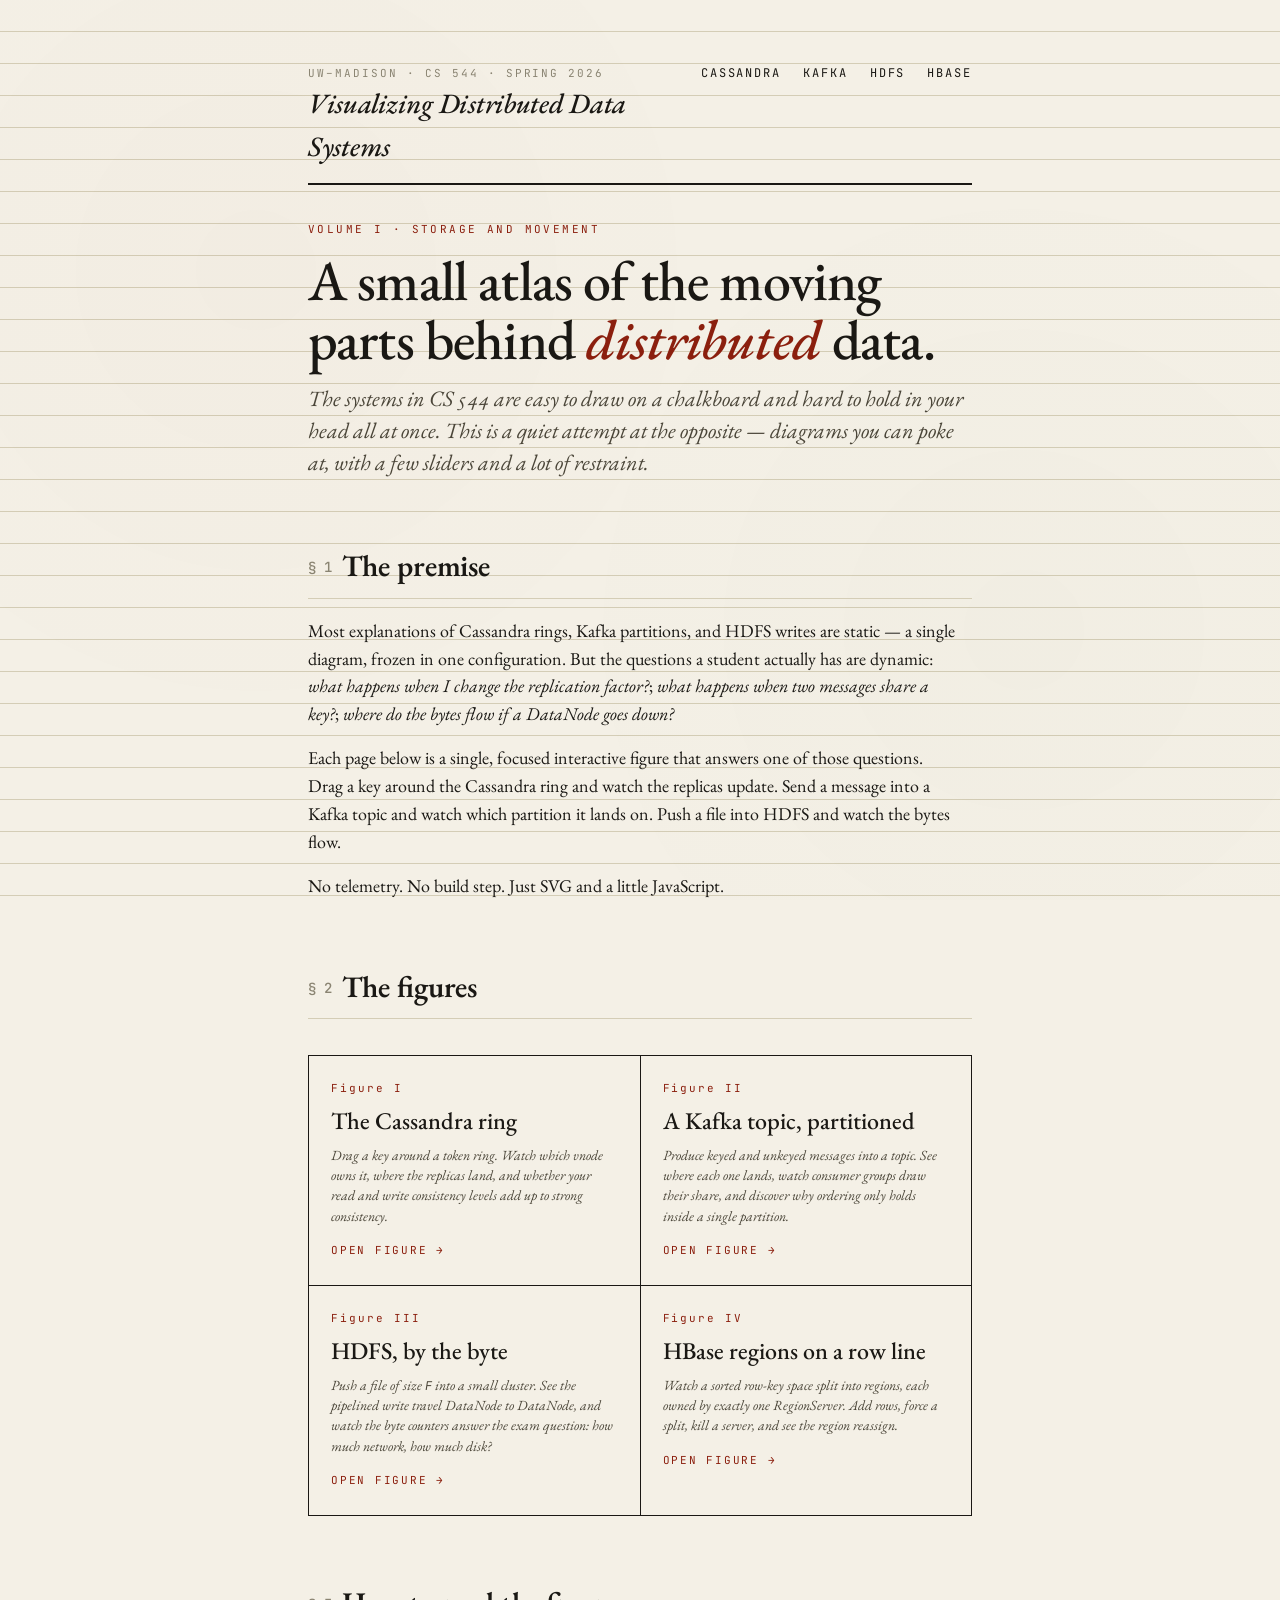
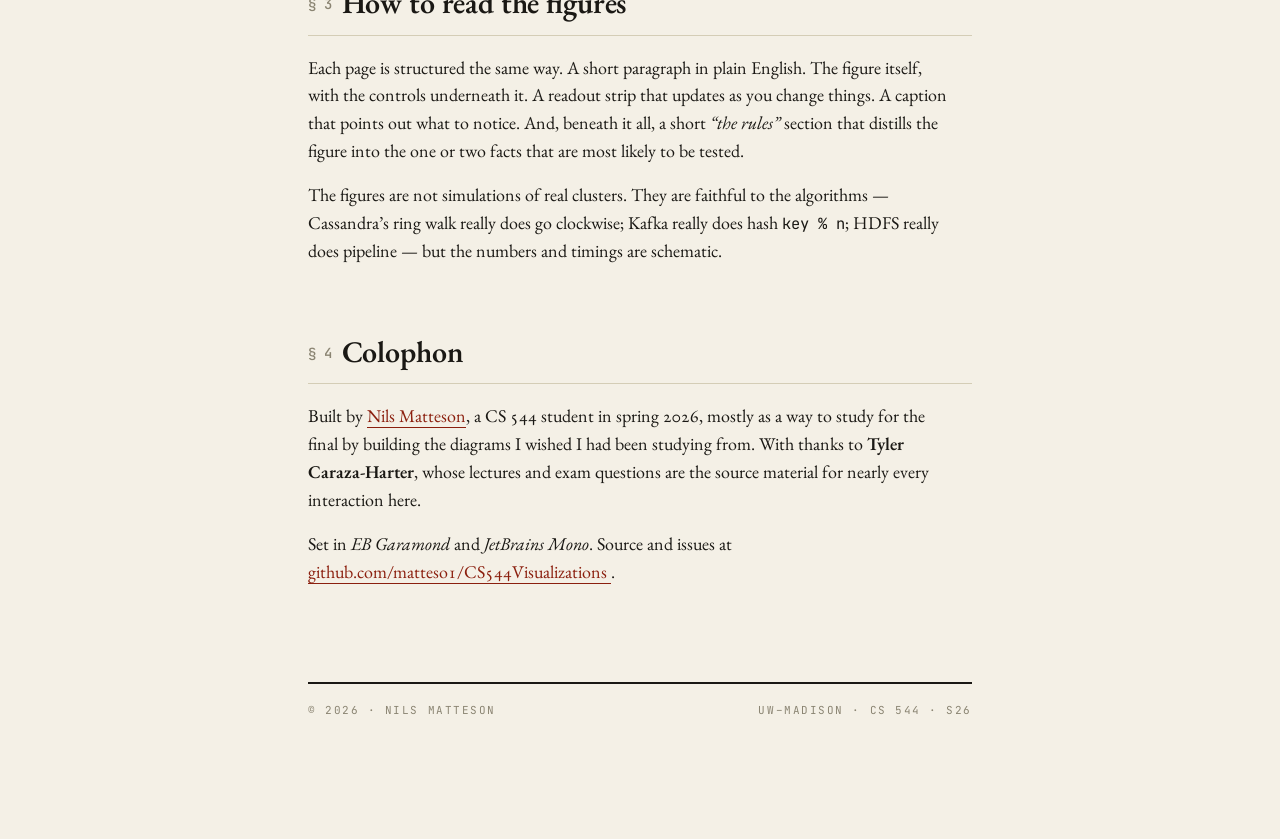
<file: index.html>
<!doctype html>
<html lang="en">
<head>
  <meta charset="utf-8" />
  <meta name="viewport" content="width=device-width, initial-scale=1" />
  <title>CS 544 — Visualizations of Distributed Data Systems</title>
  <meta name="description" content="Interactive visualizations of the distributed data systems taught in UW–Madison CS 544: Cassandra rings, Kafka partitioning, HDFS pipelined writes, and HBase regions." />
  <link rel="stylesheet" href="styles/main.css" />
</head>
<body>
  <main class="page">

    <header class="masthead">
      <div>
        <div class="masthead__meta">UW–Madison · CS 544 · spring 2026</div>
        <div class="masthead__title"><a href="./index.html">Visualizing Distributed Data Systems</a></div>
      </div>
      <nav class="masthead__nav">
        <a href="./cassandra.html">Cassandra</a>
        <a href="./kafka.html">Kafka</a>
        <a href="./hdfs.html">HDFS</a>
        <a href="./hbase.html">HBase</a>
      </nav>
    </header>

    <div class="eyebrow">Volume I · Storage and movement</div>
    <h1 class="title">A small atlas of the moving parts behind <em>distributed</em> data.</h1>
    <p class="lede">
      The systems in CS 544 are easy to draw on a chalkboard and hard to
      hold in your head all at once. This is a quiet attempt at the
      opposite — diagrams you can poke at, with a few sliders and a lot
      of restraint.
    </p>

    <h2><span class="num">§ 1</span>The premise</h2>
    <p>
      Most explanations of Cassandra rings, Kafka partitions, and HDFS
      writes are static — a single diagram, frozen in one configuration.
      But the questions a student actually has are dynamic: <em>what
      happens when I change the replication factor?</em>; <em>what
      happens when two messages share a key?</em>; <em>where do the
      bytes flow if a DataNode goes down?</em>
    </p>
    <p>
      Each page below is a single, focused interactive figure that
      answers one of those questions. Drag a key around the Cassandra
      ring and watch the replicas update. Send a message into a Kafka
      topic and watch which partition it lands on. Push a file into
      HDFS and watch the bytes flow.
    </p>
    <p>
      No telemetry. No build step. Just SVG and a little JavaScript.
    </p>

    <h2><span class="num">§ 2</span>The figures</h2>

    <div class="cards">

      <a class="card" href="./cassandra.html">
        <span class="card__num">Figure I</span>
        <span class="card__title">The Cassandra ring</span>
        <span class="card__desc">
          Drag a key around a token ring. Watch which vnode owns it,
          where the replicas land, and whether your read and write
          consistency levels add up to strong consistency.
        </span>
        <span class="card__cta">Open figure →</span>
      </a>

      <a class="card" href="./kafka.html">
        <span class="card__num">Figure II</span>
        <span class="card__title">A Kafka topic, partitioned</span>
        <span class="card__desc">
          Produce keyed and unkeyed messages into a topic. See where
          each one lands, watch consumer groups draw their share, and
          discover why ordering only holds inside a single partition.
        </span>
        <span class="card__cta">Open figure →</span>
      </a>

      <a class="card" href="./hdfs.html">
        <span class="card__num">Figure III</span>
        <span class="card__title">HDFS, by the byte</span>
        <span class="card__desc">
          Push a file of size <span class="mono">F</span> into a small
          cluster. See the pipelined write travel DataNode to
          DataNode, and watch the byte counters answer the exam
          question: how much network, how much disk?
        </span>
        <span class="card__cta">Open figure →</span>
      </a>

      <a class="card" href="./hbase.html">
        <span class="card__num">Figure IV</span>
        <span class="card__title">HBase regions on a row line</span>
        <span class="card__desc">
          Watch a sorted row-key space split into regions, each owned
          by exactly one RegionServer. Add rows, force a split, kill a
          server, and see the region reassign.
        </span>
        <span class="card__cta">Open figure →</span>
      </a>

    </div>

    <h2><span class="num">§ 3</span>How to read the figures</h2>
    <p>
      Each page is structured the same way. A short paragraph in
      plain English. The figure itself, with the controls underneath
      it. A readout strip that updates as you change things. A caption
      that points out what to notice. And, beneath it all, a short
      <em>“the rules”</em> section that distills the figure into the
      one or two facts that are most likely to be tested.
    </p>
    <p>
      The figures are not simulations of real clusters. They are
      faithful to the algorithms — Cassandra’s ring walk really does
      go clockwise; Kafka really does hash <span class="mono">key % n</span>;
      HDFS really does pipeline — but the numbers and timings are
      schematic.
    </p>

    <h2><span class="num">§ 4</span>Colophon</h2>
    <p>
      Built by <a class="intext" href="https://github.com/matteso1">Nils Matteson</a>,
      a CS 544 student in spring 2026, mostly as a way to study for the
      final by building the diagrams I wished I had been studying from.
      With thanks to <strong>Tyler Caraza-Harter</strong>, whose
      lectures and exam questions are the source material for nearly
      every interaction here.
    </p>
    <p>
      Set in <em>EB Garamond</em> and <em>JetBrains Mono</em>. Source
      and issues at
      <a class="intext" href="https://github.com/matteso1/CS544Visualizations">
        github.com/matteso1/CS544Visualizations
      </a>.
    </p>

    <footer class="colophon">
      <span>© 2026 · Nils Matteson</span>
      <span>UW–Madison · CS 544 · s26</span>
    </footer>

  </main>
</body>
</html>
</file>
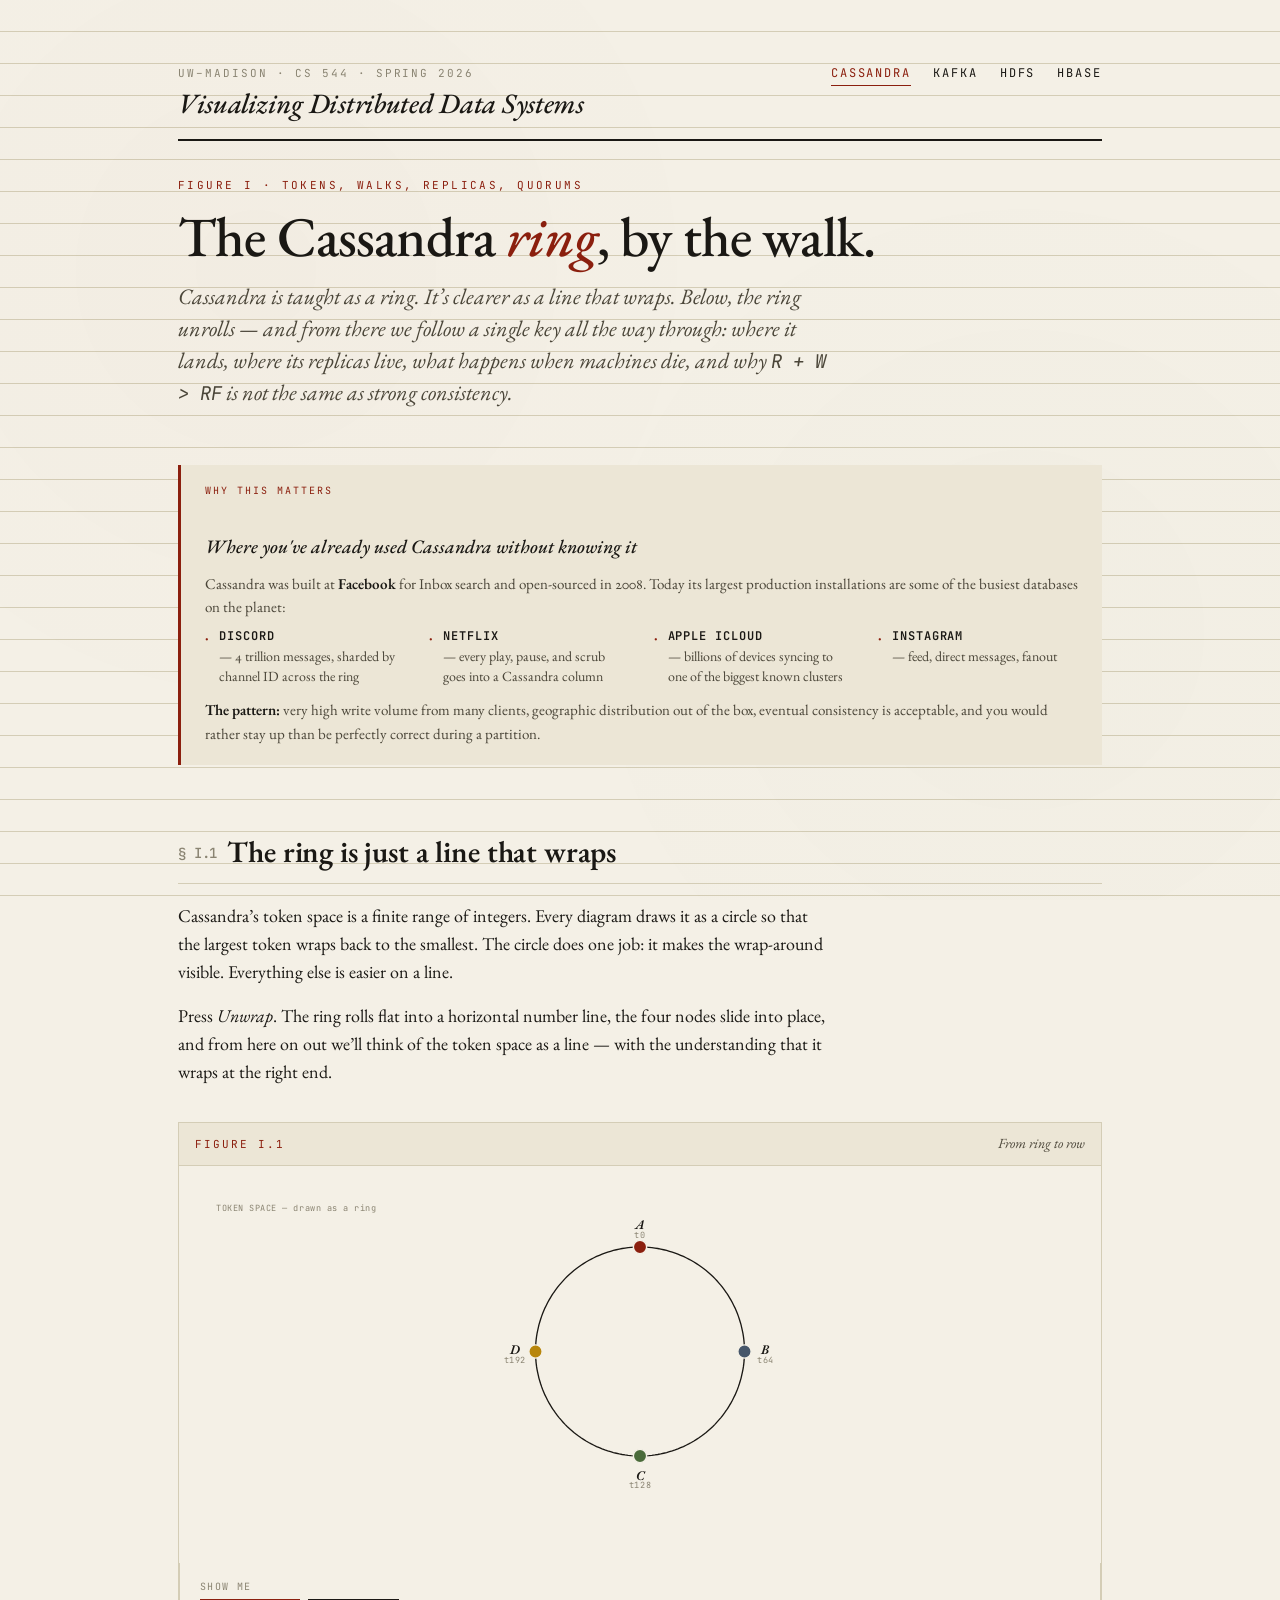
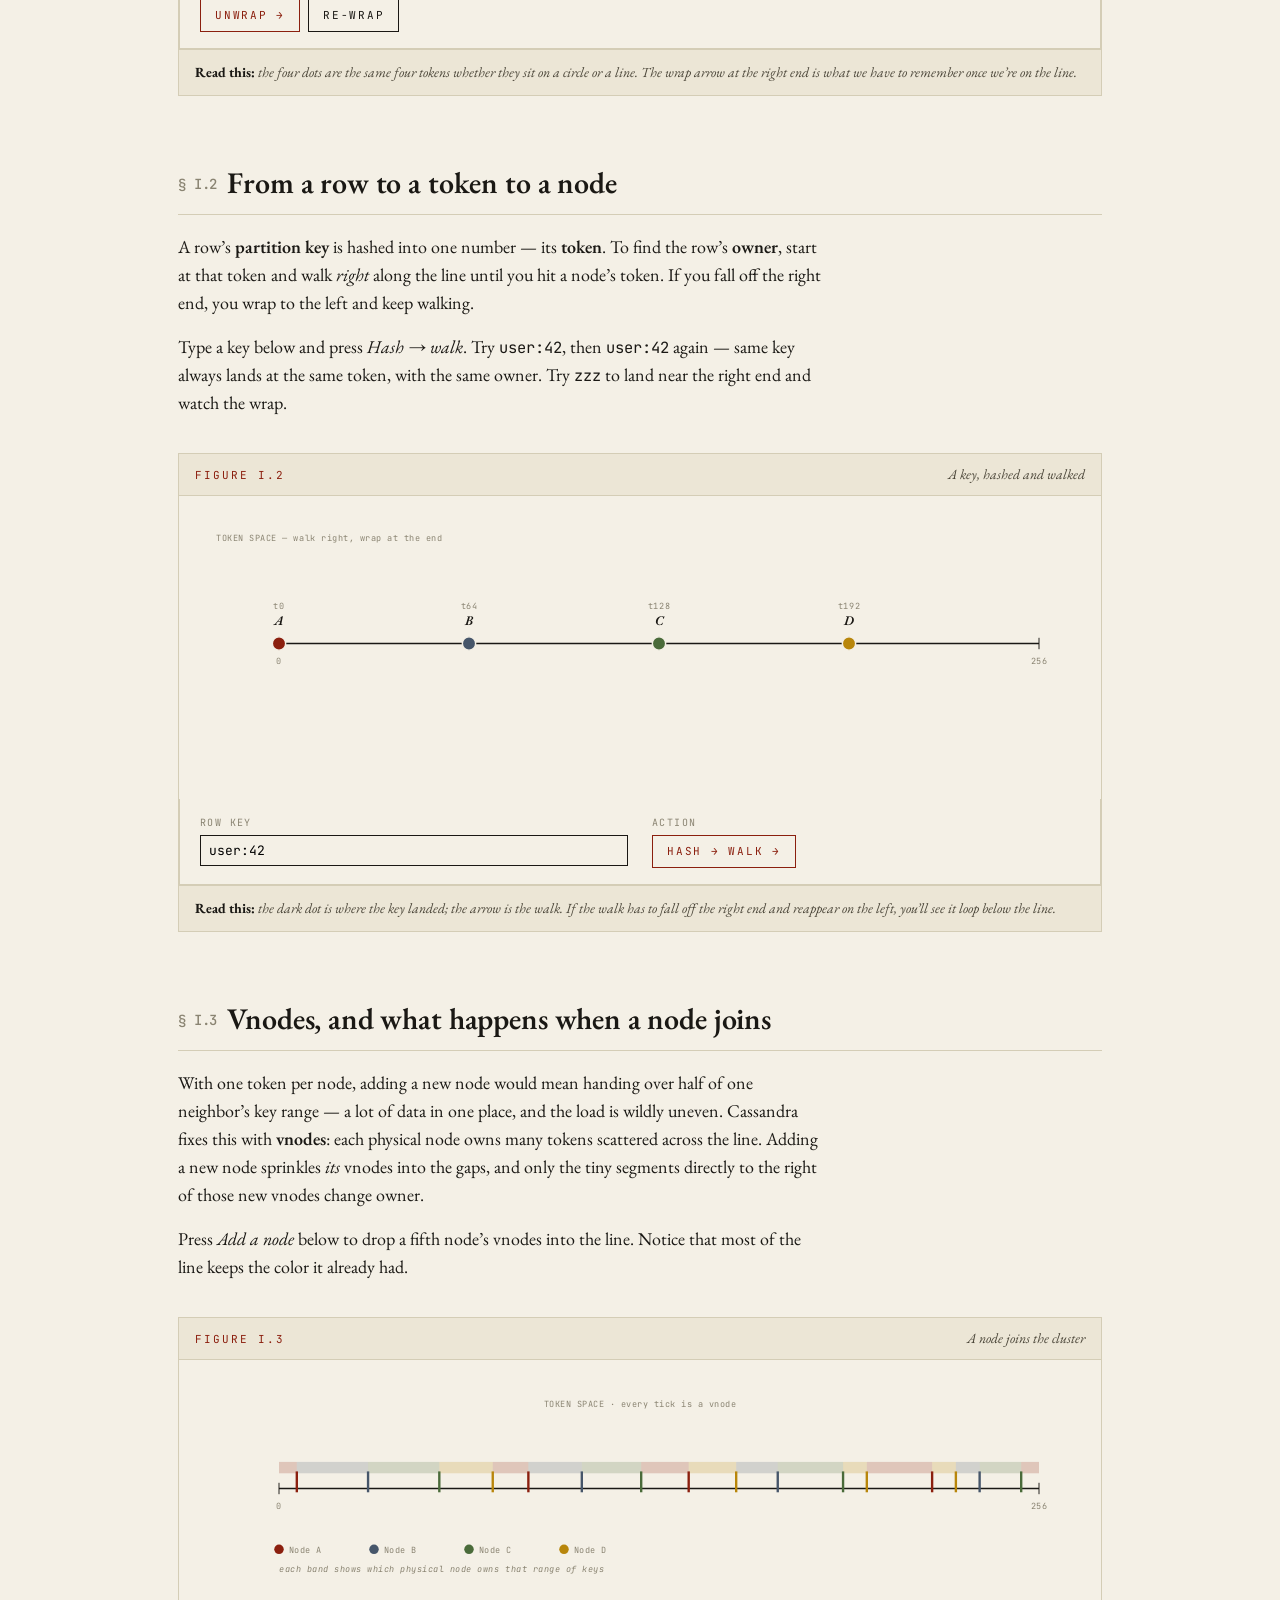
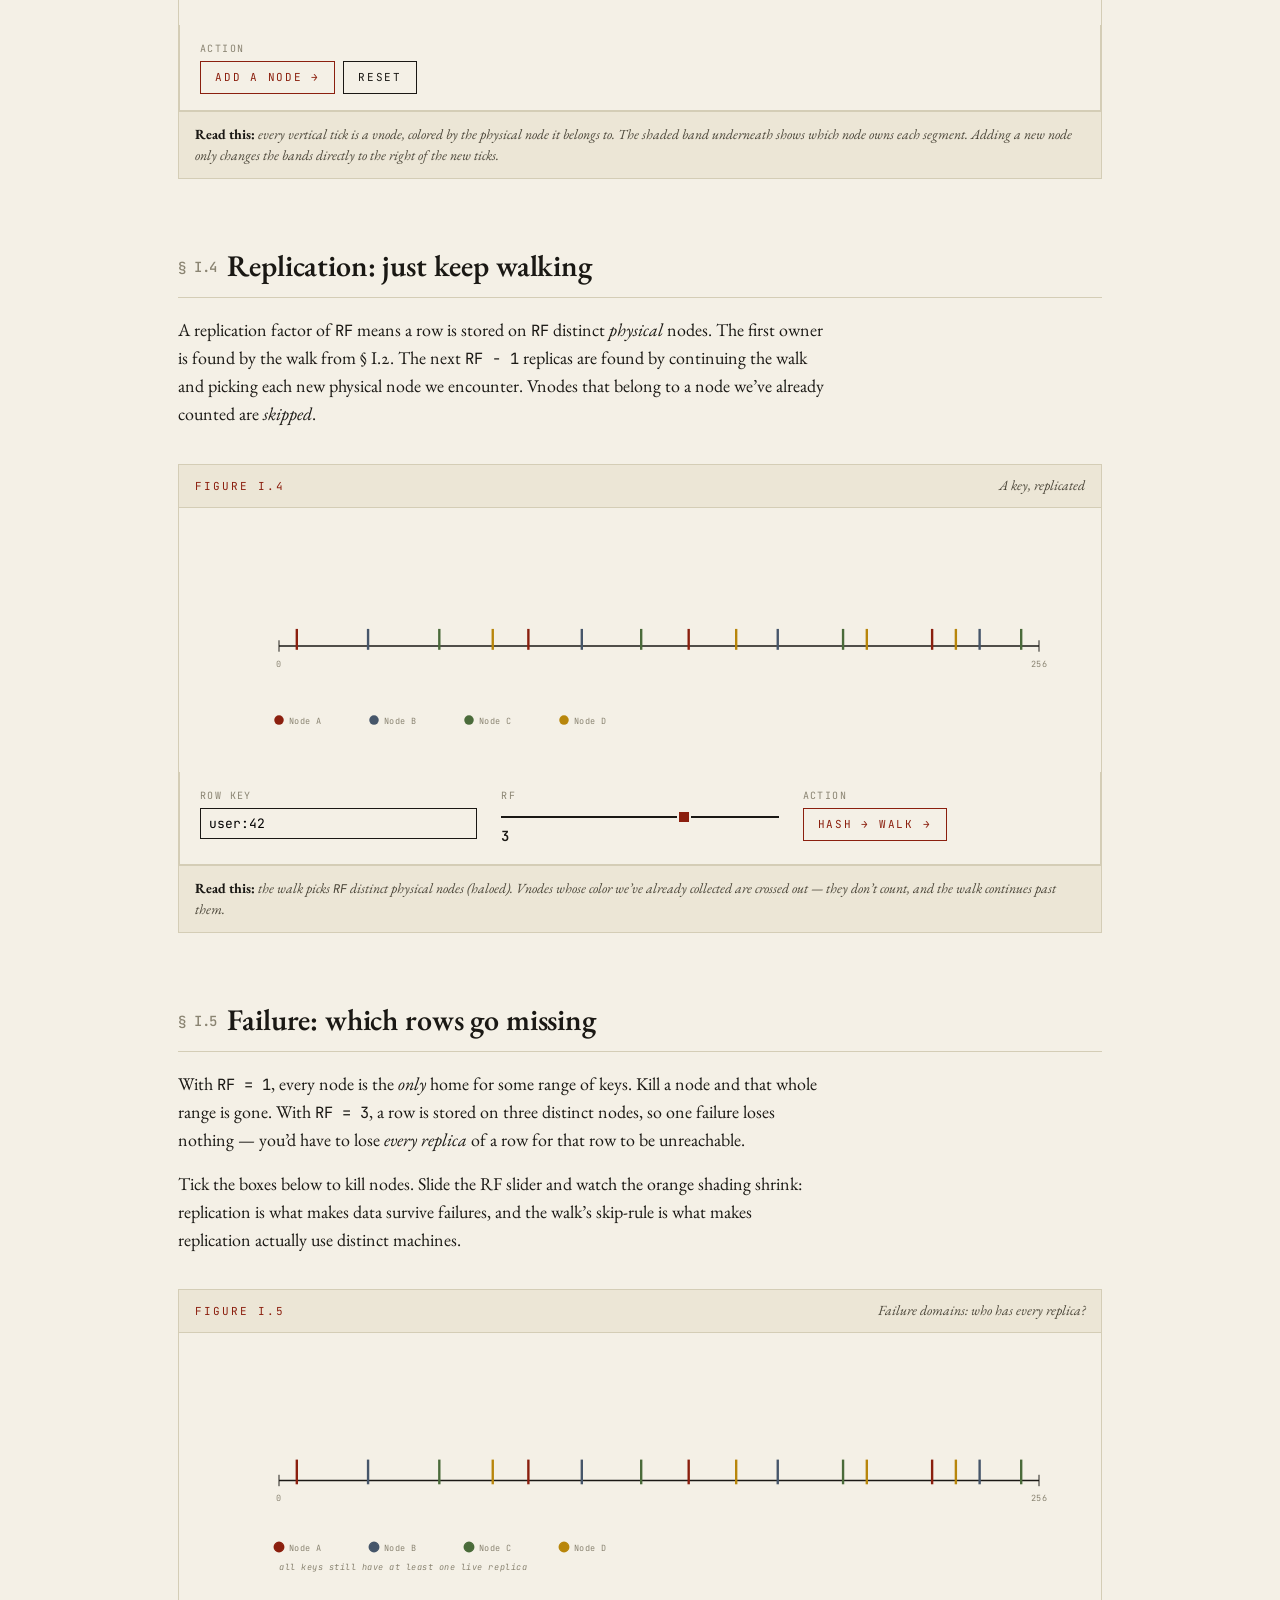
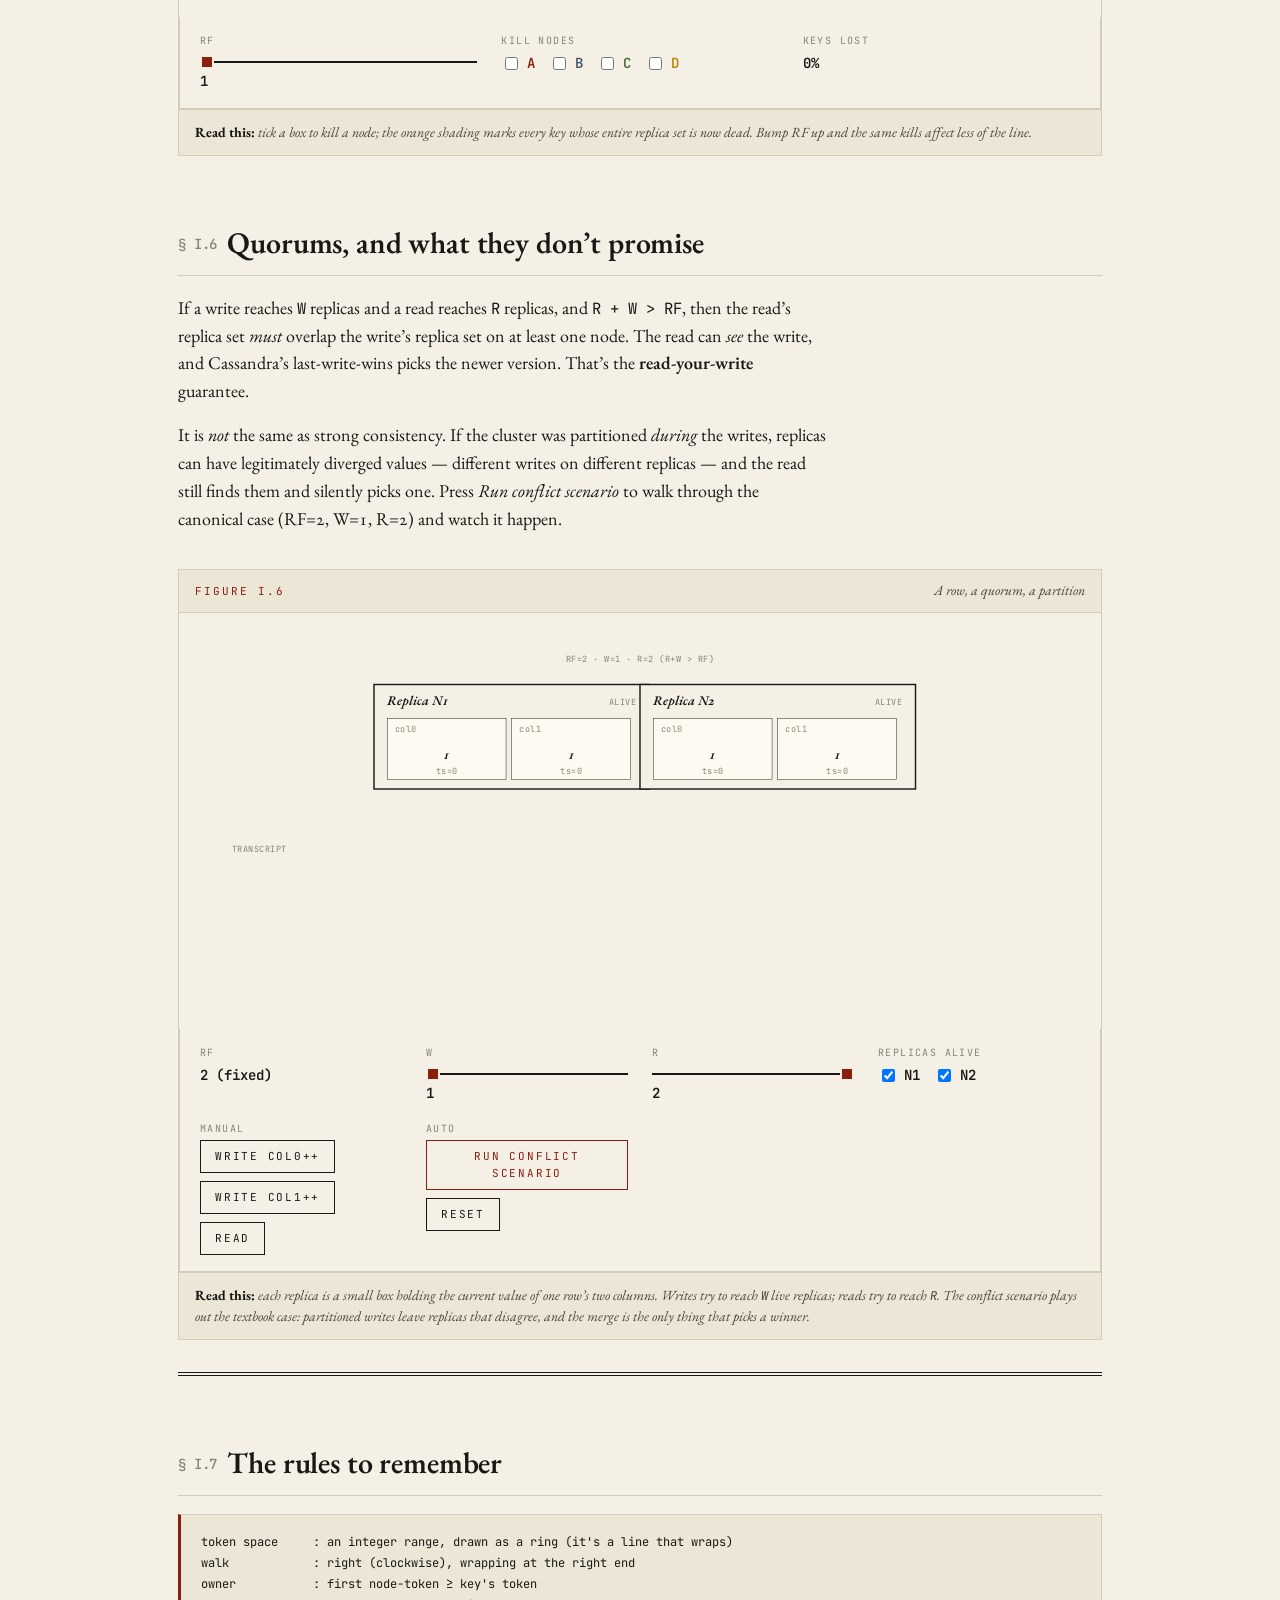
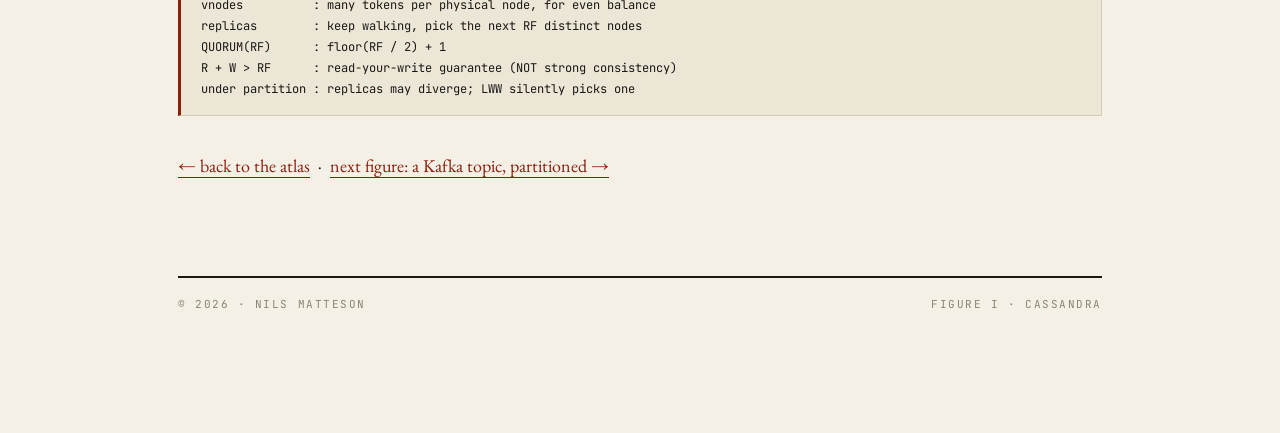
<file: cassandra.html>
<!doctype html>
<html lang="en">
<head>
  <meta charset="utf-8" />
  <meta name="viewport" content="width=device-width, initial-scale=1" />
  <title>The Cassandra ring, by the walk — CS 544 Visualizations</title>
  <link rel="stylesheet" href="styles/main.css" />
</head>
<body>
  <main class="page page--wide">

    <header class="masthead">
      <div>
        <div class="masthead__meta">UW–Madison · CS 544 · spring 2026</div>
        <div class="masthead__title"><a href="./index.html">Visualizing Distributed Data Systems</a></div>
      </div>
      <nav class="masthead__nav">
        <a href="./cassandra.html" class="is-current">Cassandra</a>
        <a href="./kafka.html">Kafka</a>
        <a href="./hdfs.html">HDFS</a>
        <a href="./hbase.html">HBase</a>
      </nav>
    </header>

    <div class="eyebrow">Figure I · Tokens, walks, replicas, quorums</div>
    <h1 class="title">The Cassandra <em>ring</em>, by the walk.</h1>
    <p class="lede">
      Cassandra is taught as a ring. It’s clearer as a line that
      wraps. Below, the ring unrolls — and from there we follow a
      single key all the way through: where it lands, where its
      replicas live, what happens when machines die, and why
      <span class="mono">R + W &gt; RF</span> is not the same as
      strong consistency.
    </p>

    <aside class="callout">
      <span class="callout__label">Why this matters</span>
      <h3 class="callout__title">Where you've already used Cassandra without knowing it</h3>
      <div class="callout__body">
        <p>
          Cassandra was built at <strong>Facebook</strong> for Inbox
          search and open-sourced in 2008. Today its largest production
          installations are some of the busiest databases on the planet:
        </p>
        <ul class="callout__list">
          <li><strong>Discord</strong> — 4 trillion messages, sharded by channel ID across the ring</li>
          <li><strong>Netflix</strong> — every play, pause, and scrub goes into a Cassandra column</li>
          <li><strong>Apple iCloud</strong> — billions of devices syncing to one of the biggest known clusters</li>
          <li><strong>Instagram</strong> — feed, direct messages, fanout</li>
        </ul>
        <p style="margin-top:12px;">
          <strong>The pattern:</strong> very high write volume from
          many clients, geographic distribution out of the box,
          eventual consistency is acceptable, and you would rather
          stay up than be perfectly correct during a partition.
        </p>
      </div>
    </aside>

    <!-- ====================================================== -->
    <!-- § I.1   Ring → line                                     -->
    <!-- ====================================================== -->
    <h2><span class="num">§ I.1</span>The ring is just a line that wraps</h2>
    <p>
      Cassandra’s token space is a finite range of integers. Every
      diagram draws it as a circle so that the largest token wraps
      back to the smallest. The circle does one job: it makes the
      wrap-around visible. Everything else is easier on a line.
    </p>
    <p>
      Press <em>Unwrap</em>. The ring rolls flat into a horizontal
      number line, the four nodes slide into place, and from here
      on out we’ll think of the token space as a line — with the
      understanding that it wraps at the right end.
    </p>

    <figure class="figure">
      <div class="figure__head">
        <span class="figure__label">Figure I.1</span>
        <span class="figure__title">From ring to row</span>
      </div>
      <div class="figure__body">
        <svg id="svg-unwrap" viewBox="0 0 920 360" role="img" aria-label="Cassandra ring unwrapping into a number line"></svg>
      </div>
      <div class="controls">
        <div class="control">
          <span class="control__label">Show me</span>
          <div style="display:flex; gap:8px; flex-wrap:wrap;">
            <button class="btn btn--accent" id="btn-unwrap">Unwrap →</button>
            <button class="btn" id="btn-rewrap">Re-wrap</button>
          </div>
        </div>
      </div>
      <figcaption class="figure__caption">
        <b>Read this:</b> the four dots are the same four tokens
        whether they sit on a circle or a line. The wrap arrow at
        the right end is what we have to remember once we’re on
        the line.
      </figcaption>
    </figure>

    <!-- ====================================================== -->
    <!-- § I.2   Hash + walk                                     -->
    <!-- ====================================================== -->
    <h2><span class="num">§ I.2</span>From a row to a token to a node</h2>
    <p>
      A row’s <strong>partition key</strong> is hashed into one
      number — its <strong>token</strong>. To find the row’s
      <strong>owner</strong>, start at that token and walk
      <em>right</em> along the line until you hit a node’s token.
      If you fall off the right end, you wrap to the left and keep
      walking.
    </p>
    <p>
      Type a key below and press <em>Hash → walk</em>. Try
      <span class="mono">user:42</span>, then <span class="mono">user:42</span>
      again — same key always lands at the same token, with the
      same owner. Try <span class="mono">zzz</span> to land near
      the right end and watch the wrap.
    </p>

    <figure class="figure">
      <div class="figure__head">
        <span class="figure__label">Figure I.2</span>
        <span class="figure__title">A key, hashed and walked</span>
      </div>
      <div class="figure__body">
        <svg id="svg-walk" viewBox="0 0 920 260" role="img" aria-label="Hash a row key and walk to its owning node"></svg>
      </div>
      <div class="controls">
        <div class="control">
          <span class="control__label">Row key</span>
          <input type="text" id="walk-key" value="user:42" maxlength="20"
                 style="font-family: var(--mono); font-size: 13px; border: 1px solid var(--ink); background: var(--paper); padding: 6px 8px; border-radius: 0;" />
        </div>
        <div class="control">
          <span class="control__label">Action</span>
          <div style="display:flex; gap:8px; flex-wrap:wrap;">
            <button class="btn btn--accent" id="btn-walk-go">Hash → walk →</button>
          </div>
        </div>
      </div>
      <figcaption class="figure__caption">
        <b>Read this:</b> the dark dot is where the key landed; the
        arrow is the walk. If the walk has to fall off the right
        end and reappear on the left, you’ll see it loop below the
        line.
      </figcaption>
    </figure>

    <!-- ====================================================== -->
    <!-- § I.3   Vnodes + node join                              -->
    <!-- ====================================================== -->
    <h2><span class="num">§ I.3</span>Vnodes, and what happens when a node joins</h2>
    <p>
      With one token per node, adding a new node would mean handing
      over half of one neighbor’s key range — a lot of data in one
      place, and the load is wildly uneven. Cassandra fixes this
      with <strong>vnodes</strong>: each physical node owns many
      tokens scattered across the line. Adding a new node sprinkles
      <em>its</em> vnodes into the gaps, and only the tiny segments
      directly to the right of those new vnodes change owner.
    </p>
    <p>
      Press <em>Add a node</em> below to drop a fifth node’s
      vnodes into the line. Notice that most of the line keeps the
      color it already had.
    </p>

    <figure class="figure">
      <div class="figure__head">
        <span class="figure__label">Figure I.3</span>
        <span class="figure__title">A node joins the cluster</span>
      </div>
      <div class="figure__body">
        <svg id="svg-vnode" viewBox="0 0 920 220" role="img" aria-label="Vnodes scattered along the line; adding a new node"></svg>
      </div>
      <div class="controls">
        <div class="control">
          <span class="control__label">Action</span>
          <div style="display:flex; gap:8px; flex-wrap:wrap;">
            <button class="btn btn--accent" id="btn-add-node">Add a node →</button>
            <button class="btn" id="btn-vnode-reset">Reset</button>
          </div>
        </div>
      </div>
      <figcaption class="figure__caption">
        <b>Read this:</b> every vertical tick is a vnode, colored by
        the physical node it belongs to. The shaded band underneath
        shows which node owns each segment. Adding a new node only
        changes the bands directly to the right of the new ticks.
      </figcaption>
    </figure>

    <!-- ====================================================== -->
    <!-- § I.4   Replication                                     -->
    <!-- ====================================================== -->
    <h2><span class="num">§ I.4</span>Replication: just keep walking</h2>
    <p>
      A replication factor of <span class="mono">RF</span> means a
      row is stored on <span class="mono">RF</span> distinct
      <em>physical</em> nodes. The first owner is found by the walk
      from § I.2. The next <span class="mono">RF − 1</span>
      replicas are found by continuing the walk and picking each
      new physical node we encounter. Vnodes that belong to a node
      we’ve already counted are <em>skipped</em>.
    </p>

    <figure class="figure">
      <div class="figure__head">
        <span class="figure__label">Figure I.4</span>
        <span class="figure__title">A key, replicated</span>
      </div>
      <div class="figure__body">
        <svg id="svg-rep" viewBox="0 0 920 220" role="img" aria-label="Replication walk: pick the next RF distinct nodes"></svg>
      </div>
      <div class="controls">
        <div class="control">
          <span class="control__label">Row key</span>
          <input type="text" id="rep-key" value="user:42" maxlength="20"
                 style="font-family: var(--mono); font-size: 13px; border: 1px solid var(--ink); background: var(--paper); padding: 6px 8px; border-radius: 0;" />
        </div>
        <div class="control">
          <span class="control__label">RF</span>
          <input type="range" id="rep-rf" min="1" max="4" value="3" />
          <span class="control__value"><span id="rep-rf-val">3</span></span>
        </div>
        <div class="control">
          <span class="control__label">Action</span>
          <div style="display:flex; gap:8px; flex-wrap:wrap;">
            <button class="btn btn--accent" id="btn-rep-go">Hash → walk →</button>
          </div>
        </div>
      </div>
      <figcaption class="figure__caption">
        <b>Read this:</b> the walk picks <span class="mono">RF</span>
        <em>distinct</em> physical nodes (haloed). Vnodes whose
        color we’ve already collected are <em>crossed out</em> —
        they don’t count, and the walk continues past them.
      </figcaption>
    </figure>

    <!-- ====================================================== -->
    <!-- § I.5   Failure                                         -->
    <!-- ====================================================== -->
    <h2><span class="num">§ I.5</span>Failure: which rows go missing</h2>
    <p>
      With <span class="mono">RF = 1</span>, every node is the
      <em>only</em> home for some range of keys. Kill a node and
      that whole range is gone. With <span class="mono">RF = 3</span>,
      a row is stored on three distinct nodes, so one failure
      loses nothing — you’d have to lose <em>every replica</em>
      of a row for that row to be unreachable.
    </p>
    <p>
      Tick the boxes below to kill nodes. Slide the RF slider and
      watch the orange shading shrink: replication is what makes
      data survive failures, and the walk’s skip-rule is what
      makes replication actually use distinct machines.
    </p>

    <figure class="figure">
      <div class="figure__head">
        <span class="figure__label">Figure I.5</span>
        <span class="figure__title">Failure domains: who has every replica?</span>
      </div>
      <div class="figure__body">
        <svg id="svg-fail" viewBox="0 0 920 240" role="img" aria-label="Killing nodes; visualizing lost key ranges"></svg>
      </div>
      <div class="controls">
        <div class="control">
          <span class="control__label">RF</span>
          <input type="range" id="fail-rf" min="1" max="4" value="1" />
          <span class="control__value"><span id="fail-rf-val">1</span></span>
        </div>
        <div class="control">
          <span class="control__label">Kill nodes</span>
          <div id="fail-kills" style="display:flex; gap:14px; flex-wrap:wrap;"></div>
        </div>
        <div class="control">
          <span class="control__label">Keys lost</span>
          <span class="control__value" id="fail-lost">0%</span>
        </div>
      </div>
      <figcaption class="figure__caption">
        <b>Read this:</b> tick a box to kill a node; the orange
        shading marks every key whose <em>entire</em> replica set
        is now dead. Bump RF up and the same kills affect less of
        the line.
      </figcaption>
    </figure>

    <!-- ====================================================== -->
    <!-- § I.6   Quorums                                         -->
    <!-- ====================================================== -->
    <h2><span class="num">§ I.6</span>Quorums, and what they don’t promise</h2>
    <p>
      If a write reaches <span class="mono">W</span> replicas and a
      read reaches <span class="mono">R</span> replicas, and
      <span class="mono">R + W &gt; RF</span>, then the read’s
      replica set <em>must</em> overlap the write’s replica set on
      at least one node. The read can <em>see</em> the write, and
      Cassandra’s last-write-wins picks the newer version. That’s
      the <strong>read-your-write</strong> guarantee.
    </p>
    <p>
      It is <em>not</em> the same as strong consistency. If the
      cluster was partitioned <em>during</em> the writes, replicas
      can have legitimately diverged values — different writes on
      different replicas — and the read still finds them and
      silently picks one. Press <em>Run conflict scenario</em> to
      walk through the canonical case (RF=2, W=1, R=2) and watch
      it happen.
    </p>

    <figure class="figure">
      <div class="figure__head">
        <span class="figure__label">Figure I.6</span>
        <span class="figure__title">A row, a quorum, a partition</span>
      </div>
      <div class="figure__body">
        <svg id="svg-quorum" viewBox="0 0 920 380" role="img" aria-label="Two replicas, R/W quorums, conflict scenario"></svg>
      </div>
      <div class="controls">
        <div class="control">
          <span class="control__label">RF</span>
          <span class="control__value">2 (fixed)</span>
        </div>
        <div class="control">
          <span class="control__label">W</span>
          <input type="range" id="q-w" min="1" max="2" value="1" />
          <span class="control__value"><span id="q-w-val">1</span></span>
        </div>
        <div class="control">
          <span class="control__label">R</span>
          <input type="range" id="q-r" min="1" max="2" value="2" />
          <span class="control__value"><span id="q-r-val">2</span></span>
        </div>
        <div class="control">
          <span class="control__label">Replicas alive</span>
          <div style="display:flex; gap:14px;">
            <label style="display:flex; gap:6px; align-items:center;">
              <input type="checkbox" id="q-alive-N1" checked />
              <span class="control__value">N1</span>
            </label>
            <label style="display:flex; gap:6px; align-items:center;">
              <input type="checkbox" id="q-alive-N2" checked />
              <span class="control__value">N2</span>
            </label>
          </div>
        </div>
        <div class="control">
          <span class="control__label">Manual</span>
          <div style="display:flex; gap:8px; flex-wrap:wrap;">
            <button class="btn" id="btn-q-write-c0">Write col0++</button>
            <button class="btn" id="btn-q-write-c1">Write col1++</button>
            <button class="btn" id="btn-q-read">Read</button>
          </div>
        </div>
        <div class="control">
          <span class="control__label">Auto</span>
          <div style="display:flex; gap:8px; flex-wrap:wrap;">
            <button class="btn btn--accent" id="btn-q-scenario">Run conflict scenario</button>
            <button class="btn" id="btn-q-reset">Reset</button>
          </div>
        </div>
      </div>
      <figcaption class="figure__caption">
        <b>Read this:</b> each replica is a small box holding the
        current value of one row’s two columns. Writes try to reach
        <span class="mono">W</span> live replicas; reads try to
        reach <span class="mono">R</span>. The conflict scenario
        plays out the textbook case: partitioned writes leave
        replicas that disagree, and the merge is the only thing
        that picks a winner.
      </figcaption>
    </figure>

    <hr class="hr-double" />

    <h2><span class="num">§ I.7</span>The rules to remember</h2>
    <pre><code>token space     : an integer range, drawn as a ring (it's a line that wraps)
walk            : right (clockwise), wrapping at the right end
owner           : first node-token ≥ key's token
vnodes          : many tokens per physical node, for even balance
replicas        : keep walking, pick the next RF distinct nodes
QUORUM(RF)      : floor(RF / 2) + 1
R + W &gt; RF      : read-your-write guarantee (NOT strong consistency)
under partition : replicas may diverge; LWW silently picks one</code></pre>

    <p style="margin-top: 36px;">
      <a class="intext" href="./index.html">← back to the atlas</a>
      &nbsp;·&nbsp;
      <a class="intext" href="./kafka.html">next figure: a Kafka topic, partitioned →</a>
    </p>

    <footer class="colophon">
      <span>© 2026 · Nils Matteson</span>
      <span>Figure I · Cassandra</span>
    </footer>

  </main>

  <script src="scripts/cassandra-ring.js"></script>
</body>
</html>
</file>
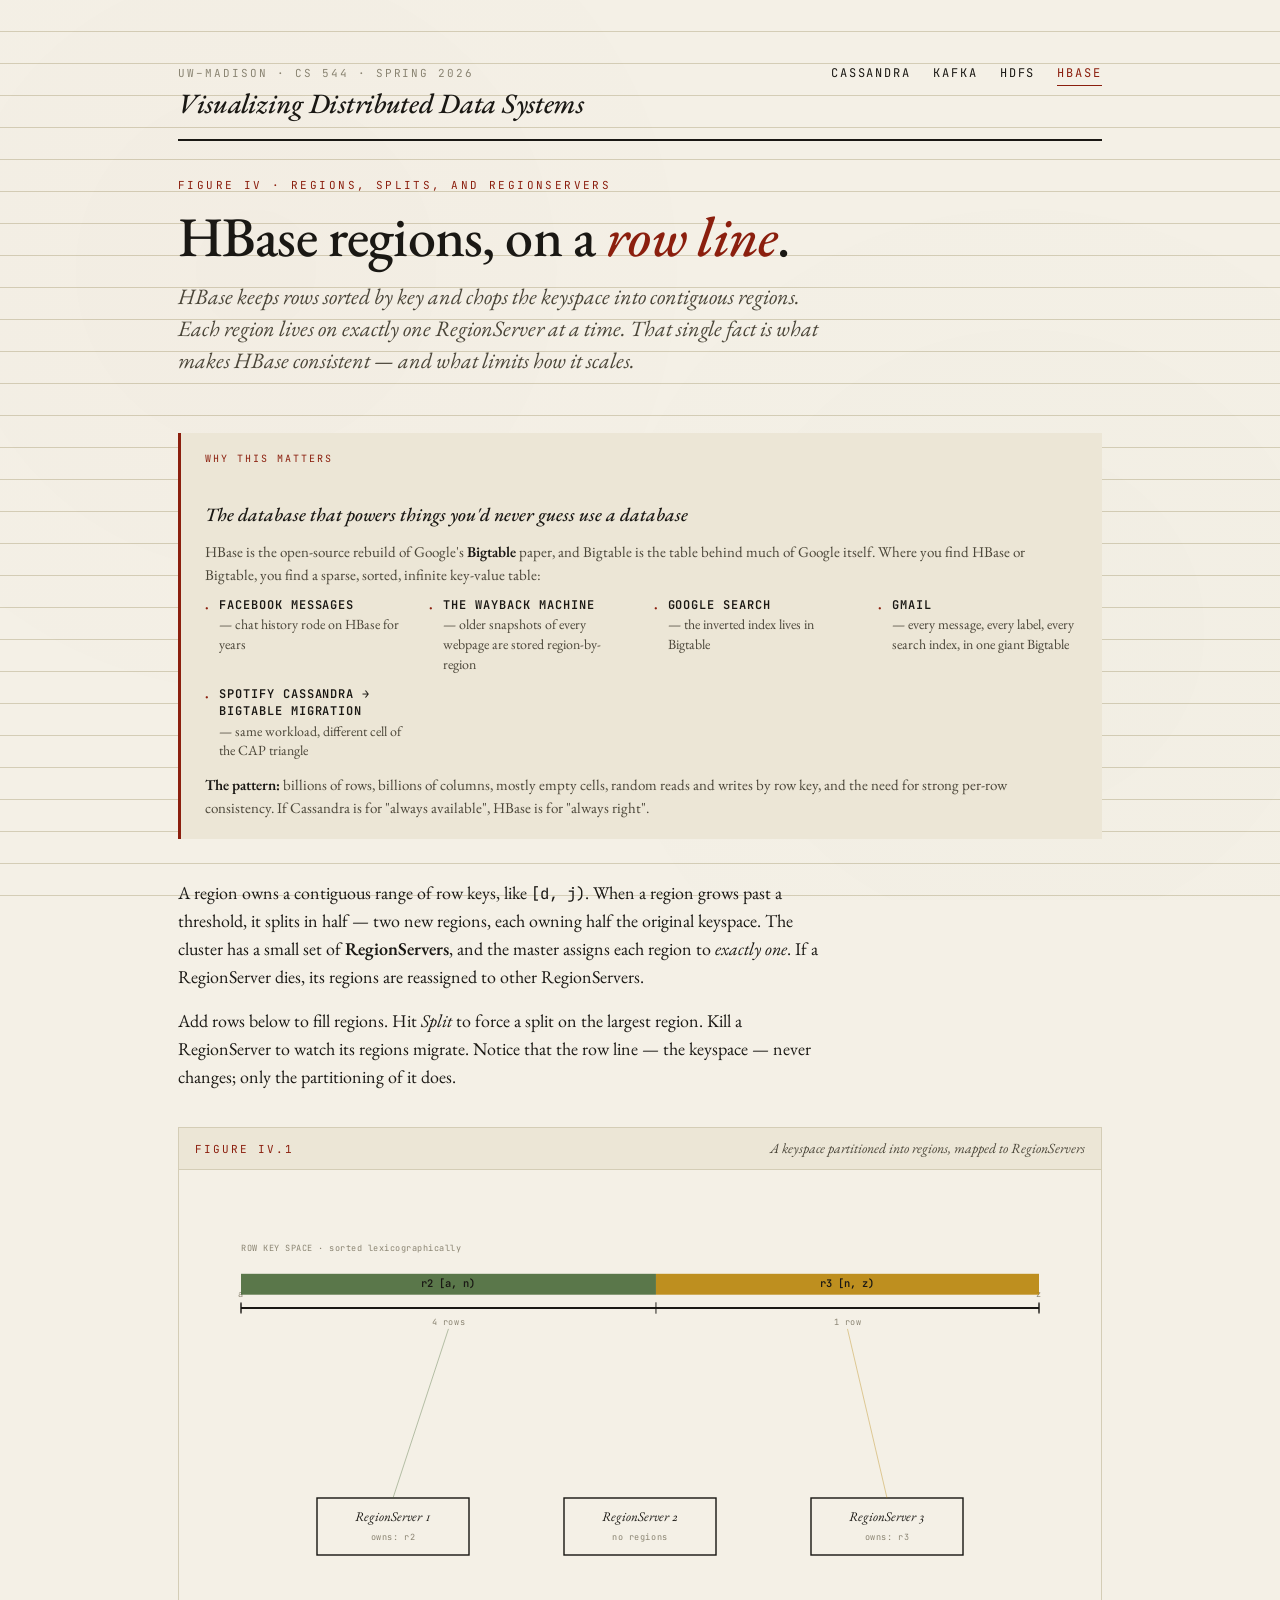
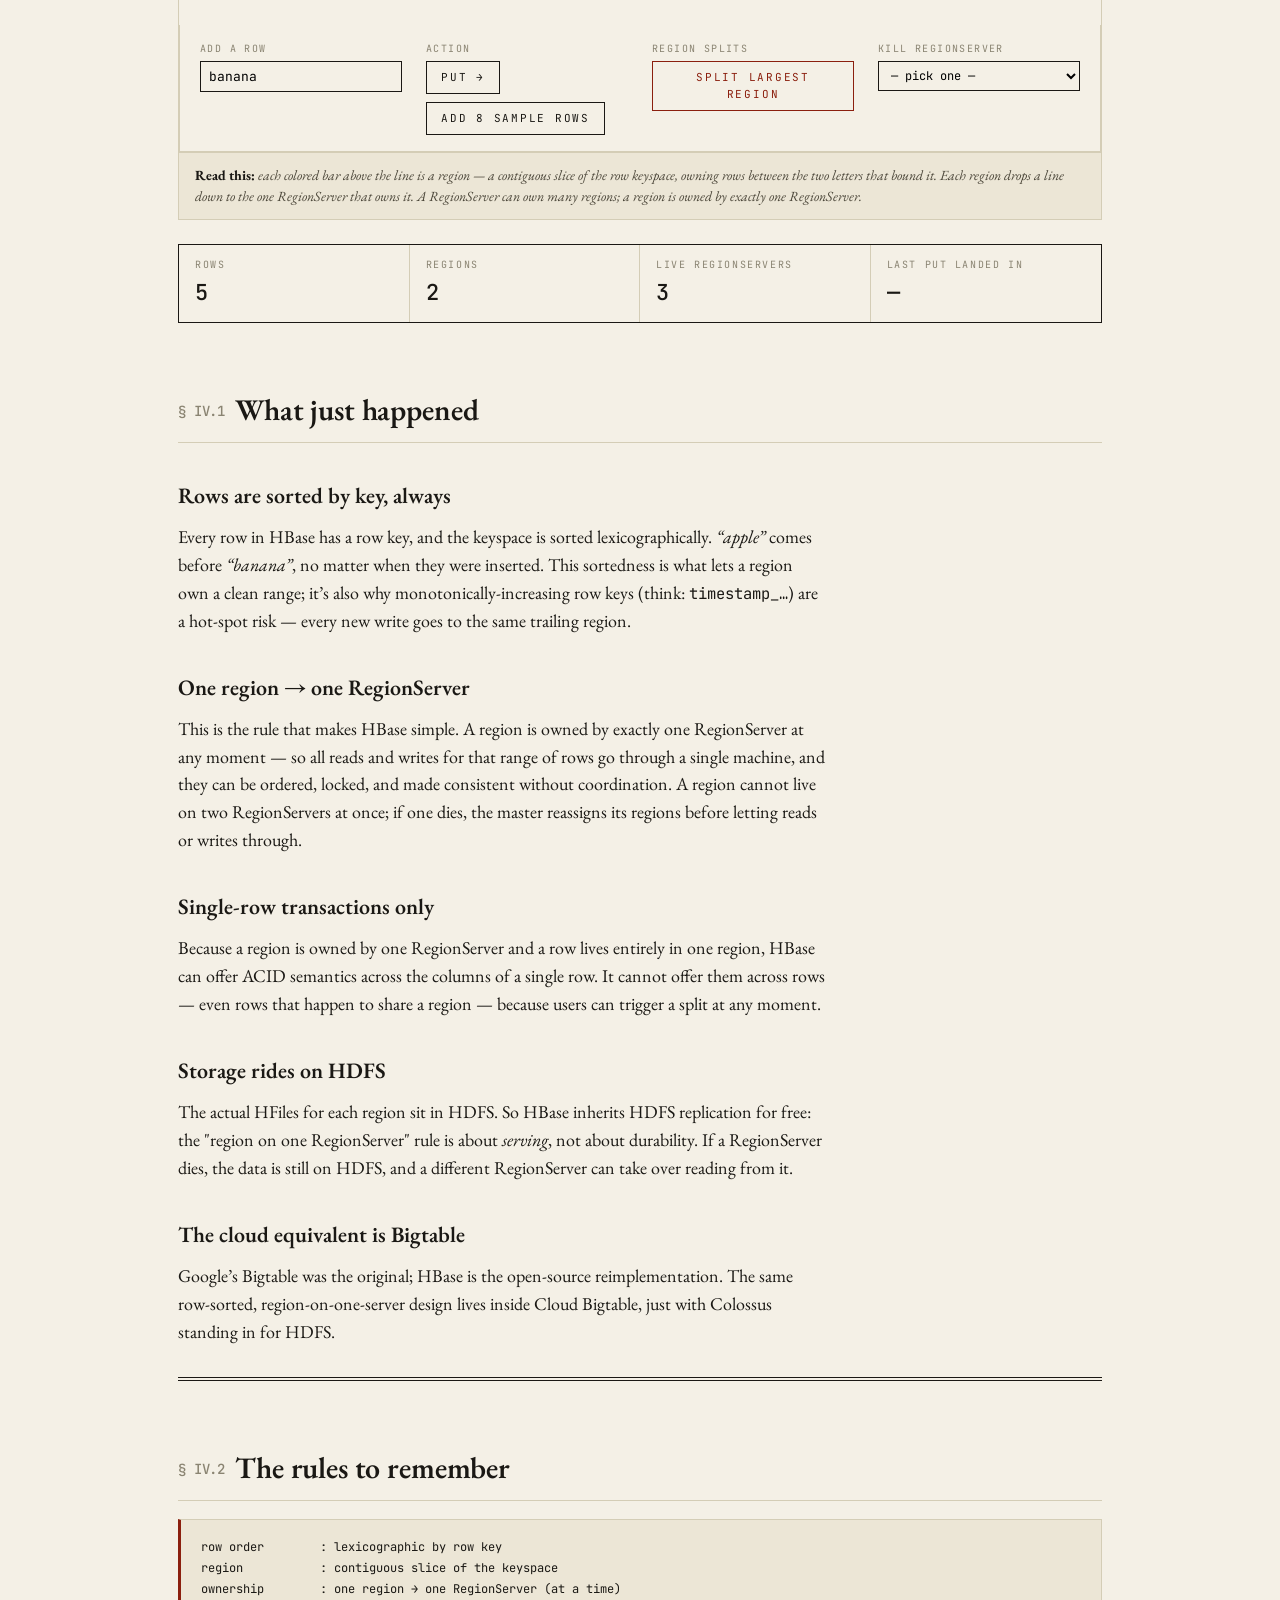
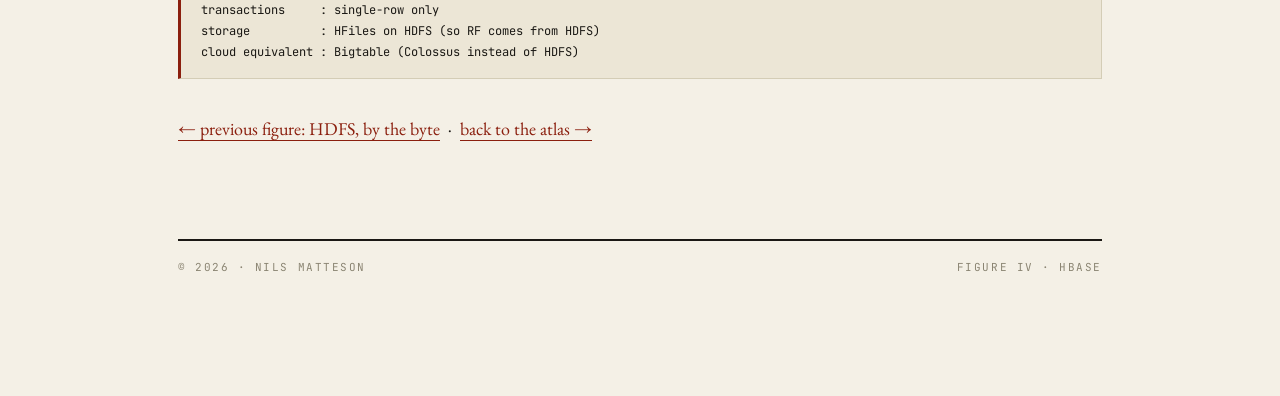
<file: hbase.html>
<!doctype html>
<html lang="en">
<head>
  <meta charset="utf-8" />
  <meta name="viewport" content="width=device-width, initial-scale=1" />
  <title>HBase regions on a row line — CS 544 Visualizations</title>
  <link rel="stylesheet" href="styles/main.css" />
</head>
<body>
  <main class="page page--wide">

    <header class="masthead">
      <div>
        <div class="masthead__meta">UW–Madison · CS 544 · spring 2026</div>
        <div class="masthead__title"><a href="./index.html">Visualizing Distributed Data Systems</a></div>
      </div>
      <nav class="masthead__nav">
        <a href="./cassandra.html">Cassandra</a>
        <a href="./kafka.html">Kafka</a>
        <a href="./hdfs.html">HDFS</a>
        <a href="./hbase.html" class="is-current">HBase</a>
      </nav>
    </header>

    <div class="eyebrow">Figure IV · Regions, splits, and RegionServers</div>
    <h1 class="title">HBase regions, on a <em>row line</em>.</h1>
    <p class="lede">
      HBase keeps rows sorted by key and chops the keyspace into
      contiguous regions. Each region lives on exactly one
      RegionServer at a time. That single fact is what makes HBase
      consistent — and what limits how it scales.
    </p>

    <aside class="callout">
      <span class="callout__label">Why this matters</span>
      <h3 class="callout__title">The database that powers things you'd never guess use a database</h3>
      <div class="callout__body">
        <p>
          HBase is the open-source rebuild of Google's <strong>Bigtable</strong>
          paper, and Bigtable is the table behind much of Google
          itself. Where you find HBase or Bigtable, you find a
          sparse, sorted, infinite key-value table:
        </p>
        <ul class="callout__list">
          <li><strong>Facebook Messages</strong> — chat history rode on HBase for years</li>
          <li><strong>The Wayback Machine</strong> — older snapshots of every webpage are stored region-by-region</li>
          <li><strong>Google Search</strong> — the inverted index lives in Bigtable</li>
          <li><strong>Gmail</strong> — every message, every label, every search index, in one giant Bigtable</li>
          <li><strong>Spotify Cassandra → Bigtable migration</strong> — same workload, different cell of the CAP triangle</li>
        </ul>
        <p style="margin-top:12px;">
          <strong>The pattern:</strong> billions of rows, billions of
          columns, mostly empty cells, random reads and writes by
          row key, and the need for strong per-row consistency. If
          Cassandra is for "always available", HBase is for "always
          right".
        </p>
      </div>
    </aside>

    <p>
      A region owns a contiguous range of row keys, like
      <span class="mono">[d, j)</span>. When a region grows past a
      threshold, it splits in half — two new regions, each owning
      half the original keyspace. The cluster has a small set of
      <strong>RegionServers</strong>, and the master assigns each
      region to <em>exactly one</em>. If a RegionServer dies, its
      regions are reassigned to other RegionServers.
    </p>

    <p>
      Add rows below to fill regions. Hit <em>Split</em> to force a
      split on the largest region. Kill a RegionServer to watch its
      regions migrate. Notice that the row line — the keyspace —
      never changes; only the partitioning of it does.
    </p>

    <figure class="figure">
      <div class="figure__head">
        <span class="figure__label">Figure IV.1</span>
        <span class="figure__title">A keyspace partitioned into regions, mapped to RegionServers</span>
      </div>
      <div class="figure__body" id="hbase-stage">
        <svg id="hbase-svg" viewBox="0 0 920 420" role="img" aria-label="HBase regions on a row line">

          <!-- row line label -->
          <text x="40" y="60" class="label-sm">ROW KEY SPACE  ·  sorted lexicographically</text>

          <!-- the row line itself -->
          <line x1="40" y1="120" x2="880" y2="120" class="stroke-ink" stroke-width="2" />
          <line x1="40" y1="115" x2="40" y2="125" class="stroke-ink" stroke-width="1" />
          <line x1="880" y1="115" x2="880" y2="125" class="stroke-ink" stroke-width="1" />
          <text x="40" y="108" text-anchor="middle" class="label-sm">a</text>
          <text x="880" y="108" text-anchor="middle" class="label-sm">z</text>

          <!-- regions (drawn by JS) -->
          <g id="regions-g"></g>

          <!-- RegionServers (drawn by JS) -->
          <g id="rs-g"></g>

          <!-- assignment lines (drawn by JS) -->
          <g id="assign-g"></g>
        </svg>
      </div>

      <div class="controls">
        <div class="control">
          <span class="control__label">Add a row</span>
          <input type="text" id="row-key" value="banana" maxlength="20"
                 style="font-family: var(--mono); font-size: 13px; border: 1px solid var(--ink); background: var(--paper); padding: 6px 8px; border-radius: 0;" />
        </div>
        <div class="control">
          <span class="control__label">Action</span>
          <div style="display:flex; gap:8px; flex-wrap:wrap;">
            <button class="btn" id="btn-add">Put →</button>
            <button class="btn" id="btn-burst">Add 8 sample rows</button>
          </div>
        </div>
        <div class="control">
          <span class="control__label">Region splits</span>
          <button class="btn btn--accent" id="btn-split">Split largest region</button>
        </div>
        <div class="control">
          <span class="control__label">Kill RegionServer</span>
          <select id="kill-rs">
            <option value="">— pick one —</option>
            <option value="0">RS-1</option>
            <option value="1">RS-2</option>
            <option value="2">RS-3</option>
          </select>
        </div>
      </div>

      <figcaption class="figure__caption">
        <b>Read this:</b> each colored bar above the line is a
        region — a contiguous slice of the row keyspace, owning rows
        between the two letters that bound it. Each region drops a
        line down to the one RegionServer that owns it. A
        RegionServer can own many regions; a region is owned by
        exactly one RegionServer.
      </figcaption>
    </figure>

    <div class="readout">
      <div class="readout__cell">
        <span class="k">Rows</span>
        <span class="v" id="r-rows">0</span>
      </div>
      <div class="readout__cell">
        <span class="k">Regions</span>
        <span class="v" id="r-regions">1</span>
      </div>
      <div class="readout__cell">
        <span class="k">Live RegionServers</span>
        <span class="v" id="r-live">3</span>
      </div>
      <div class="readout__cell">
        <span class="k">Last put landed in</span>
        <span class="v" id="r-last">—</span>
      </div>
    </div>

    <h2><span class="num">§ IV.1</span>What just happened</h2>

    <h3>Rows are sorted by key, always</h3>
    <p>
      Every row in HBase has a row key, and the keyspace is sorted
      lexicographically. <em>“apple”</em> comes before
      <em>“banana”</em>, no matter when they were inserted. This
      sortedness is what lets a region own a clean range; it’s also
      why monotonically-increasing row keys (think:
      <span class="mono">timestamp_…</span>) are a hot-spot risk —
      every new write goes to the same trailing region.
    </p>

    <h3>One region → one RegionServer</h3>
    <p>
      This is the rule that makes HBase simple. A region is owned
      by exactly one RegionServer at any moment — so all reads and
      writes for that range of rows go through a single machine, and
      they can be ordered, locked, and made consistent without
      coordination. A region cannot live on two RegionServers at
      once; if one dies, the master reassigns its regions before
      letting reads or writes through.
    </p>

    <h3>Single-row transactions only</h3>
    <p>
      Because a region is owned by one RegionServer and a row lives
      entirely in one region, HBase can offer ACID semantics across
      the columns of a single row. It cannot offer them across rows
      — even rows that happen to share a region — because users can
      trigger a split at any moment.
    </p>

    <h3>Storage rides on HDFS</h3>
    <p>
      The actual HFiles for each region sit in HDFS. So HBase
      inherits HDFS replication for free: the "region on one
      RegionServer" rule is about <em>serving</em>, not about
      durability. If a RegionServer dies, the data is still on HDFS,
      and a different RegionServer can take over reading from it.
    </p>

    <h3>The cloud equivalent is Bigtable</h3>
    <p>
      Google’s Bigtable was the original; HBase is the open-source
      reimplementation. The same row-sorted, region-on-one-server
      design lives inside Cloud Bigtable, just with Colossus standing
      in for HDFS.
    </p>

    <hr class="hr-double" />

    <h2><span class="num">§ IV.2</span>The rules to remember</h2>
    <pre><code>row order        : lexicographic by row key
region           : contiguous slice of the keyspace
ownership        : one region → one RegionServer (at a time)
transactions     : single-row only
storage          : HFiles on HDFS (so RF comes from HDFS)
cloud equivalent : Bigtable (Colossus instead of HDFS)</code></pre>

    <p style="margin-top: 36px;">
      <a class="intext" href="./hdfs.html">← previous figure: HDFS, by the byte</a>
      &nbsp;·&nbsp;
      <a class="intext" href="./index.html">back to the atlas →</a>
    </p>

    <footer class="colophon">
      <span>© 2026 · Nils Matteson</span>
      <span>Figure IV · HBase</span>
    </footer>

  </main>

  <script src="scripts/hbase-regions.js"></script>
</body>
</html>
</file>
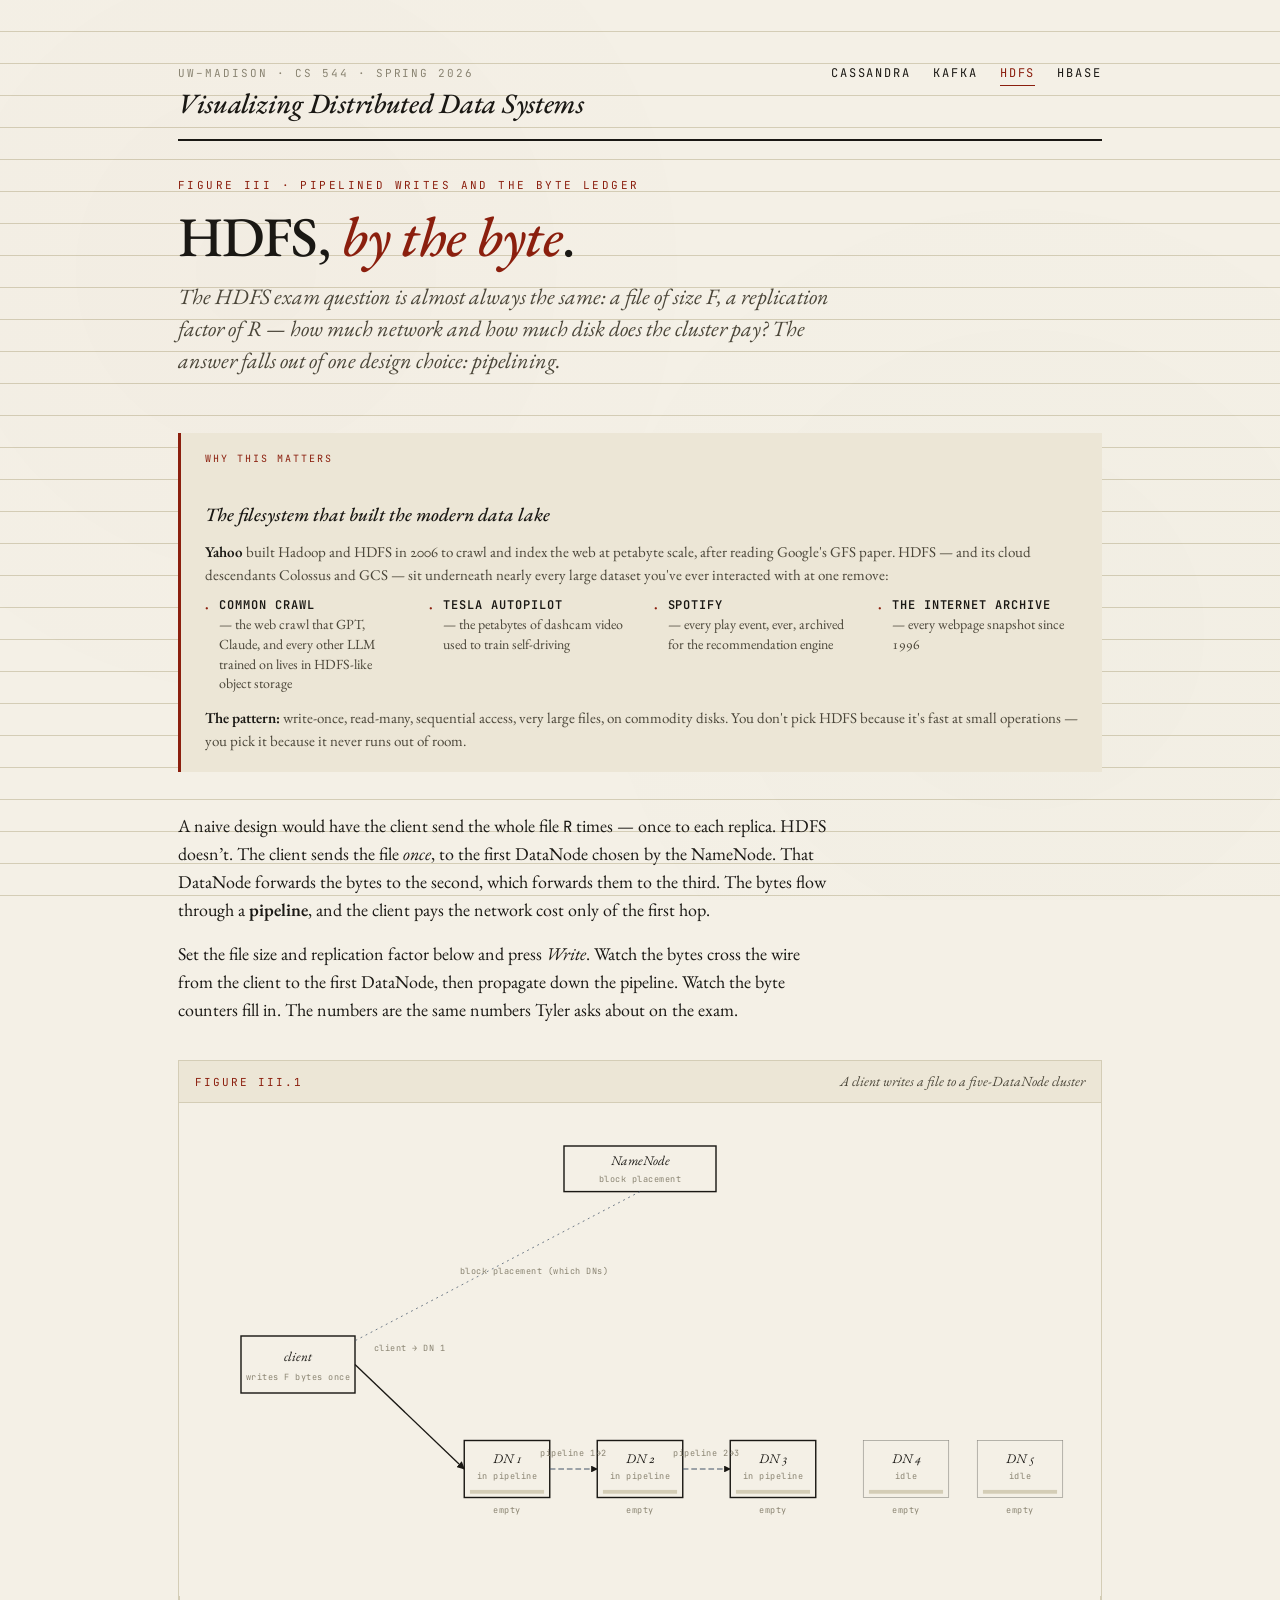
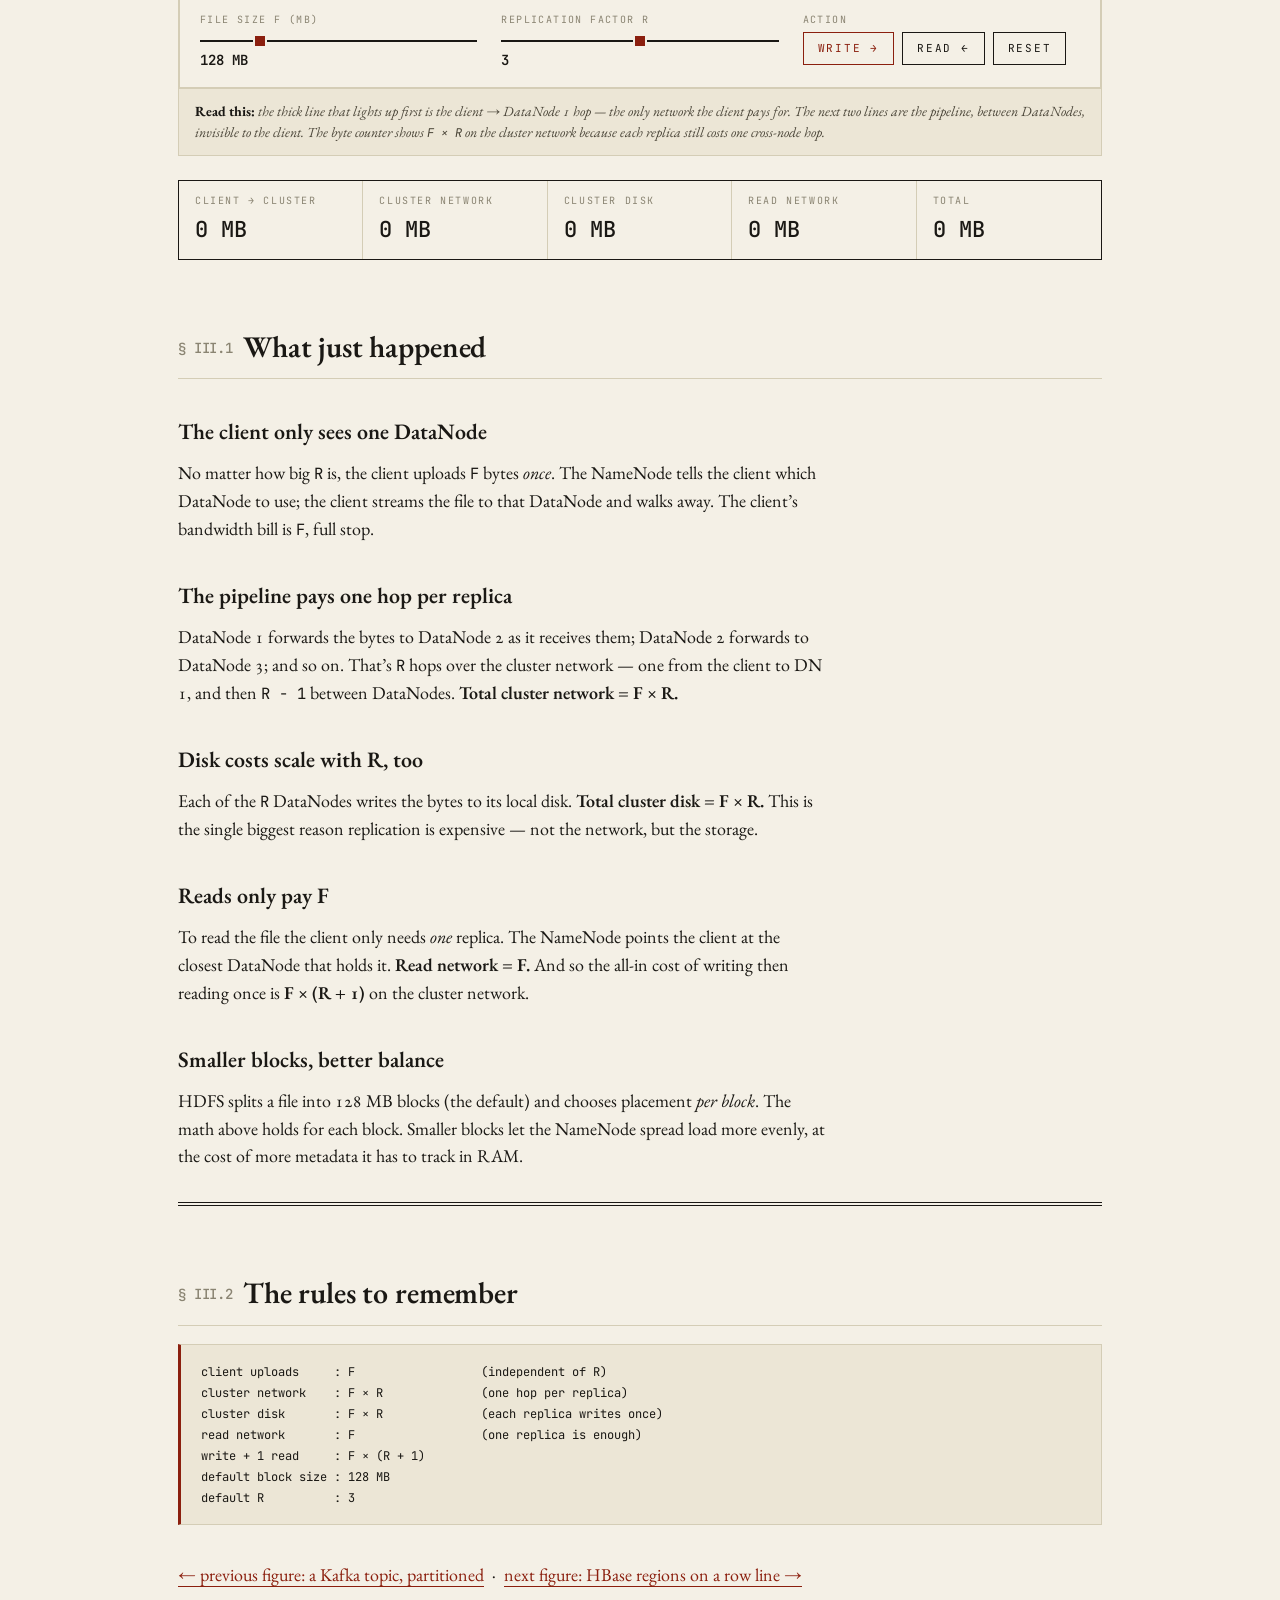
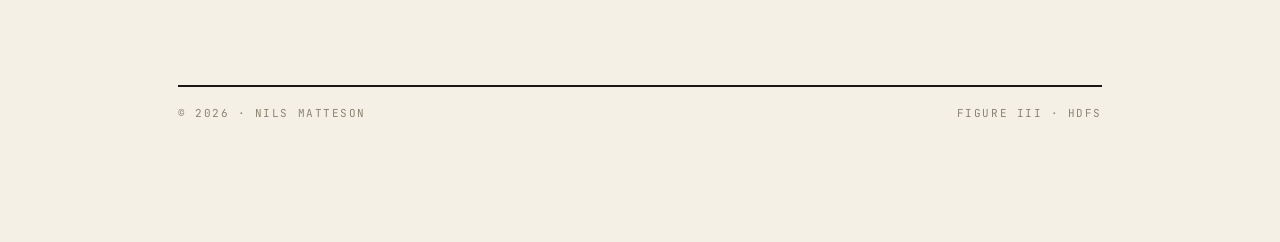
<file: hdfs.html>
<!doctype html>
<html lang="en">
<head>
  <meta charset="utf-8" />
  <meta name="viewport" content="width=device-width, initial-scale=1" />
  <title>HDFS, by the byte — CS 544 Visualizations</title>
  <link rel="stylesheet" href="styles/main.css" />
</head>
<body>
  <main class="page page--wide">

    <header class="masthead">
      <div>
        <div class="masthead__meta">UW–Madison · CS 544 · spring 2026</div>
        <div class="masthead__title"><a href="./index.html">Visualizing Distributed Data Systems</a></div>
      </div>
      <nav class="masthead__nav">
        <a href="./cassandra.html">Cassandra</a>
        <a href="./kafka.html">Kafka</a>
        <a href="./hdfs.html" class="is-current">HDFS</a>
        <a href="./hbase.html">HBase</a>
      </nav>
    </header>

    <div class="eyebrow">Figure III · Pipelined writes and the byte ledger</div>
    <h1 class="title">HDFS, <em>by the byte</em>.</h1>
    <p class="lede">
      The HDFS exam question is almost always the same: a file of size
      F, a replication factor of R — how much network and how much
      disk does the cluster pay? The answer falls out of one design
      choice: <em>pipelining</em>.
    </p>

    <aside class="callout">
      <span class="callout__label">Why this matters</span>
      <h3 class="callout__title">The filesystem that built the modern data lake</h3>
      <div class="callout__body">
        <p>
          <strong>Yahoo</strong> built Hadoop and HDFS in 2006 to crawl
          and index the web at petabyte scale, after reading Google's
          GFS paper. HDFS — and its cloud descendants Colossus and
          GCS — sit underneath nearly every large dataset you've ever
          interacted with at one remove:
        </p>
        <ul class="callout__list">
          <li><strong>Common Crawl</strong> — the web crawl that GPT, Claude, and every other LLM trained on lives in HDFS-like object storage</li>
          <li><strong>Tesla Autopilot</strong> — the petabytes of dashcam video used to train self-driving</li>
          <li><strong>Spotify</strong> — every play event, ever, archived for the recommendation engine</li>
          <li><strong>The Internet Archive</strong> — every webpage snapshot since 1996</li>
        </ul>
        <p style="margin-top:12px;">
          <strong>The pattern:</strong> write-once, read-many,
          sequential access, very large files, on commodity disks.
          You don't pick HDFS because it's fast at small operations —
          you pick it because it never runs out of room.
        </p>
      </div>
    </aside>

    <p>
      A naive design would have the client send the whole file
      <span class="mono">R</span> times — once to each replica. HDFS
      doesn’t. The client sends the file <em>once</em>, to the first
      DataNode chosen by the NameNode. That DataNode forwards the
      bytes to the second, which forwards them to the third. The
      bytes flow through a <strong>pipeline</strong>, and the client
      pays the network cost only of the first hop.
    </p>

    <p>
      Set the file size and replication factor below and press
      <em>Write</em>. Watch the bytes cross the wire from the client
      to the first DataNode, then propagate down the pipeline. Watch
      the byte counters fill in. The numbers are the same numbers
      Tyler asks about on the exam.
    </p>

    <figure class="figure">
      <div class="figure__head">
        <span class="figure__label">Figure III.1</span>
        <span class="figure__title">A client writes a file to a five-DataNode cluster</span>
      </div>
      <div class="figure__body" id="hdfs-stage">
        <svg id="hdfs-svg" viewBox="0 0 920 460" role="img" aria-label="HDFS pipelined write">
          <!-- NameNode -->
          <g>
            <rect x="380" y="20" width="160" height="48" class="fill-paper stroke-ink" stroke-width="1.5" />
            <text x="460" y="40" text-anchor="middle" class="label-lg">NameNode</text>
            <text x="460" y="58" text-anchor="middle" class="label-sm">block placement</text>
          </g>

          <!-- Client -->
          <g>
            <rect x="40" y="220" width="120" height="60" class="fill-paper stroke-ink" stroke-width="1.5" />
            <text x="100" y="246" text-anchor="middle" class="label-lg">client</text>
            <text x="100" y="266" text-anchor="middle" class="label-sm">writes F bytes once</text>
          </g>

          <!-- arrow markers -->
          <defs>
            <marker id="arrow-ink2" viewBox="0 0 10 10" refX="9" refY="5" markerWidth="6" markerHeight="6" orient="auto-start-reverse">
              <path d="M 0 0 L 10 5 L 0 10 z" fill="#1a1814" />
            </marker>
            <marker id="arrow-ox2" viewBox="0 0 10 10" refX="9" refY="5" markerWidth="6" markerHeight="6" orient="auto-start-reverse">
              <path d="M 0 0 L 10 5 L 0 10 z" fill="#8b1f0e" />
            </marker>
          </defs>

          <!-- DataNodes (drawn by JS) -->
          <g id="dn-g"></g>

          <!-- pipeline lines (drawn by JS) -->
          <g id="pipe-g"></g>

          <!-- moving bytes (drawn by JS) -->
          <g id="bytes-g"></g>

          <!-- inert NN→client metadata response -->
          <line x1="460" y1="68" x2="160" y2="225" stroke="#46566a" stroke-width="0.8" stroke-dasharray="2 4" />
          <text x="270" y="155" class="label-sm" fill="#46566a">block placement (which DNs)</text>
        </svg>
      </div>

      <div class="controls">
        <div class="control">
          <span class="control__label">File size F (MB)</span>
          <input type="range" id="f-size" min="32" max="512" step="32" value="128" />
          <span class="control__value"><span id="f-size-val">128</span> MB</span>
        </div>
        <div class="control">
          <span class="control__label">Replication factor R</span>
          <input type="range" id="rf" min="1" max="5" value="3" />
          <span class="control__value"><span id="rf-val">3</span></span>
        </div>
        <div class="control">
          <span class="control__label">Action</span>
          <div style="display:flex; gap:8px; flex-wrap:wrap;">
            <button class="btn btn--accent" id="btn-write">Write →</button>
            <button class="btn" id="btn-read">Read ←</button>
            <button class="btn" id="btn-reset">Reset</button>
          </div>
        </div>
      </div>

      <figcaption class="figure__caption">
        <b>Read this:</b> the thick line that lights up first is the
        client → DataNode 1 hop — the only network the client pays
        for. The next two lines are the pipeline, between DataNodes,
        invisible to the client. The byte counter shows
        <span class="mono">F × R</span> on the cluster network because
        each replica still costs one cross-node hop.
      </figcaption>
    </figure>

    <div class="readout">
      <div class="readout__cell">
        <span class="k">Client → cluster</span>
        <span class="v" id="r-client">— MB</span>
      </div>
      <div class="readout__cell">
        <span class="k">Cluster network</span>
        <span class="v" id="r-net">— MB</span>
      </div>
      <div class="readout__cell">
        <span class="k">Cluster disk</span>
        <span class="v" id="r-disk">— MB</span>
      </div>
      <div class="readout__cell">
        <span class="k">Read network</span>
        <span class="v" id="r-read">— MB</span>
      </div>
      <div class="readout__cell">
        <span class="k">Total</span>
        <span class="v" id="r-total">— MB</span>
      </div>
    </div>

    <h2><span class="num">§ III.1</span>What just happened</h2>

    <h3>The client only sees one DataNode</h3>
    <p>
      No matter how big <span class="mono">R</span> is, the client
      uploads <span class="mono">F</span> bytes <em>once</em>. The
      NameNode tells the client which DataNode to use; the client
      streams the file to that DataNode and walks away. The client’s
      bandwidth bill is <span class="mono">F</span>, full stop.
    </p>

    <h3>The pipeline pays one hop per replica</h3>
    <p>
      DataNode 1 forwards the bytes to DataNode 2 as it receives
      them; DataNode 2 forwards to DataNode 3; and so on. That’s
      <span class="mono">R</span> hops over the cluster network — one
      from the client to DN 1, and then <span class="mono">R − 1</span>
      between DataNodes. <strong>Total cluster network = F × R.</strong>
    </p>

    <h3>Disk costs scale with R, too</h3>
    <p>
      Each of the <span class="mono">R</span> DataNodes writes the
      bytes to its local disk. <strong>Total cluster disk = F × R.</strong>
      This is the single biggest reason replication is expensive —
      not the network, but the storage.
    </p>

    <h3>Reads only pay F</h3>
    <p>
      To read the file the client only needs <em>one</em> replica.
      The NameNode points the client at the closest DataNode that
      holds it. <strong>Read network = F.</strong>
      And so the all-in
      cost of writing then reading once is
      <strong>F × (R + 1)</strong> on the cluster network.
    </p>

    <h3>Smaller blocks, better balance</h3>
    <p>
      HDFS splits a file into 128 MB blocks (the default) and chooses
      placement <em>per block</em>. The math above holds for each
      block. Smaller blocks let the NameNode spread load more evenly,
      at the cost of more metadata it has to track in RAM.
    </p>

    <hr class="hr-double" />

    <h2><span class="num">§ III.2</span>The rules to remember</h2>
    <pre><code>client uploads     : F                  (independent of R)
cluster network    : F × R              (one hop per replica)
cluster disk       : F × R              (each replica writes once)
read network       : F                  (one replica is enough)
write + 1 read     : F × (R + 1)
default block size : 128 MB
default R          : 3</code></pre>

    <p style="margin-top: 36px;">
      <a class="intext" href="./kafka.html">← previous figure: a Kafka topic, partitioned</a>
      &nbsp;·&nbsp;
      <a class="intext" href="./hbase.html">next figure: HBase regions on a row line →</a>
    </p>

    <footer class="colophon">
      <span>© 2026 · Nils Matteson</span>
      <span>Figure III · HDFS</span>
    </footer>

  </main>

  <script src="scripts/hdfs-pipeline.js"></script>
</body>
</html>
</file>
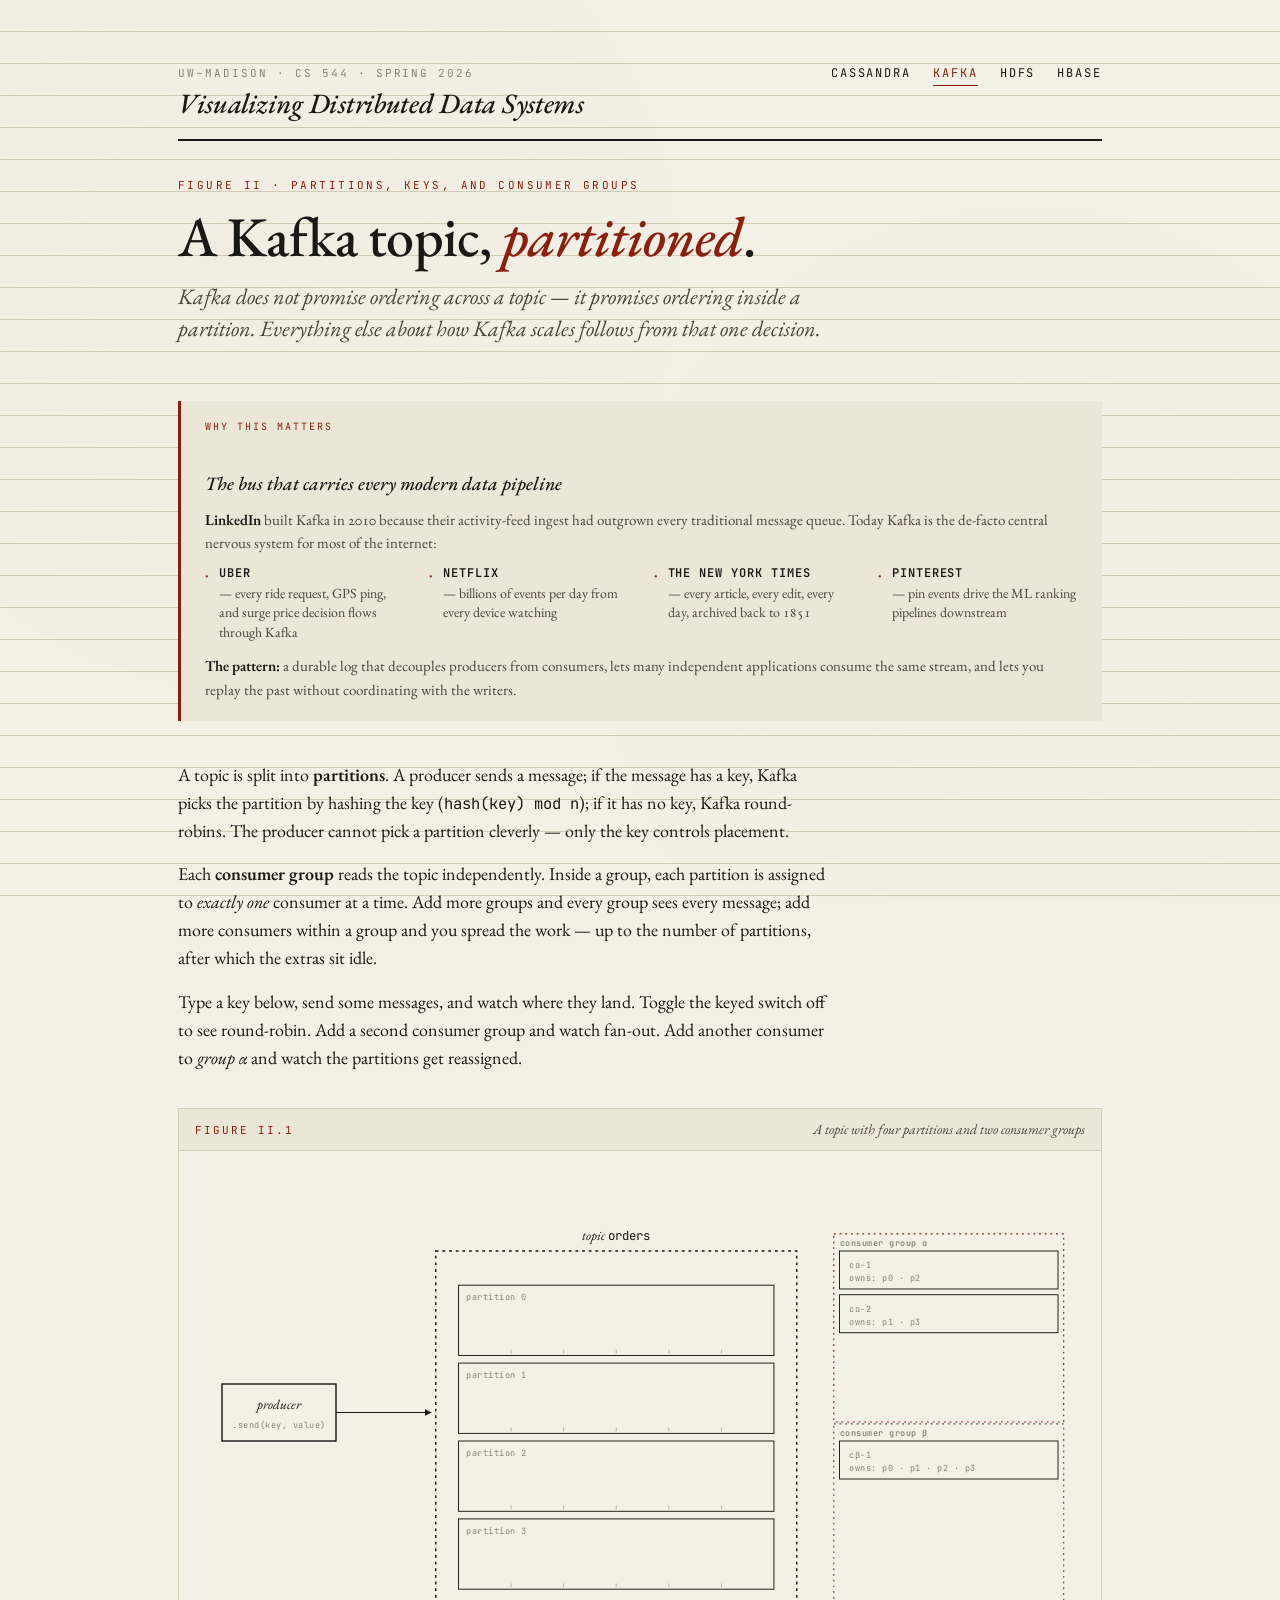
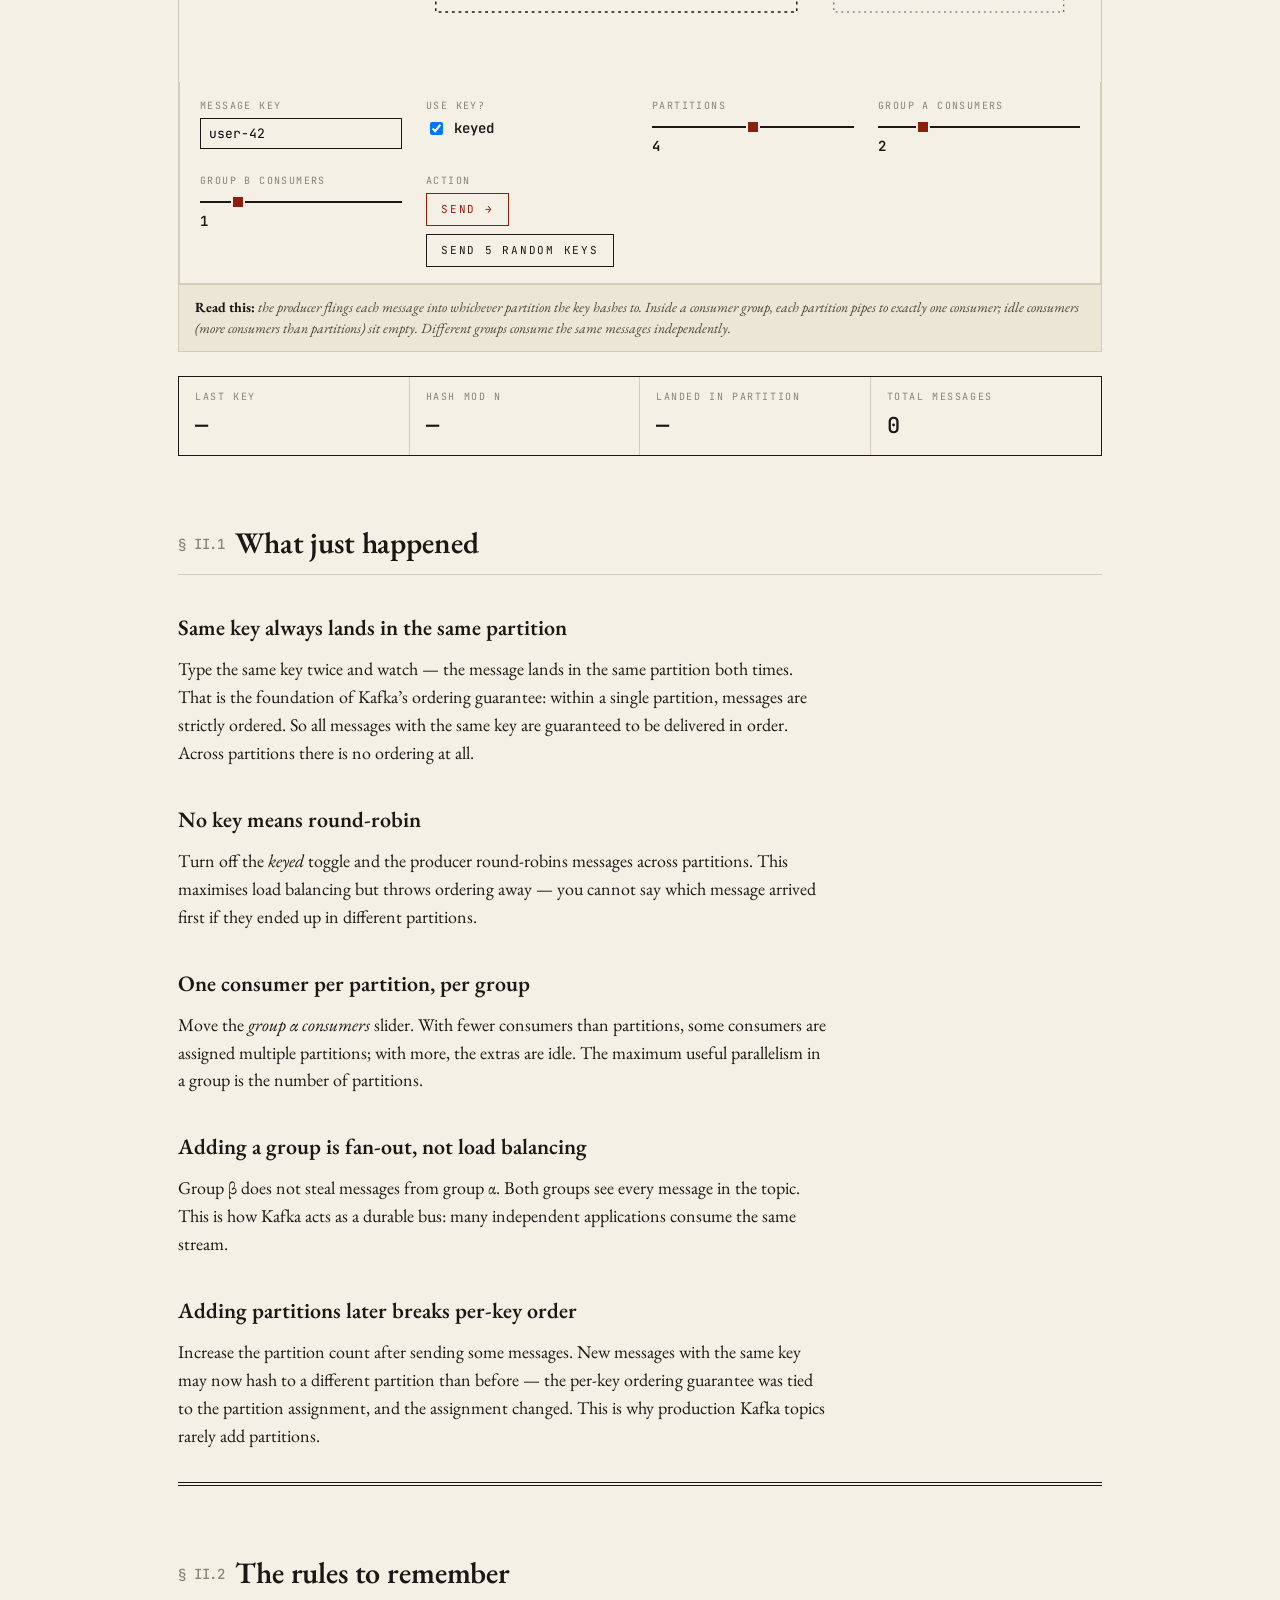
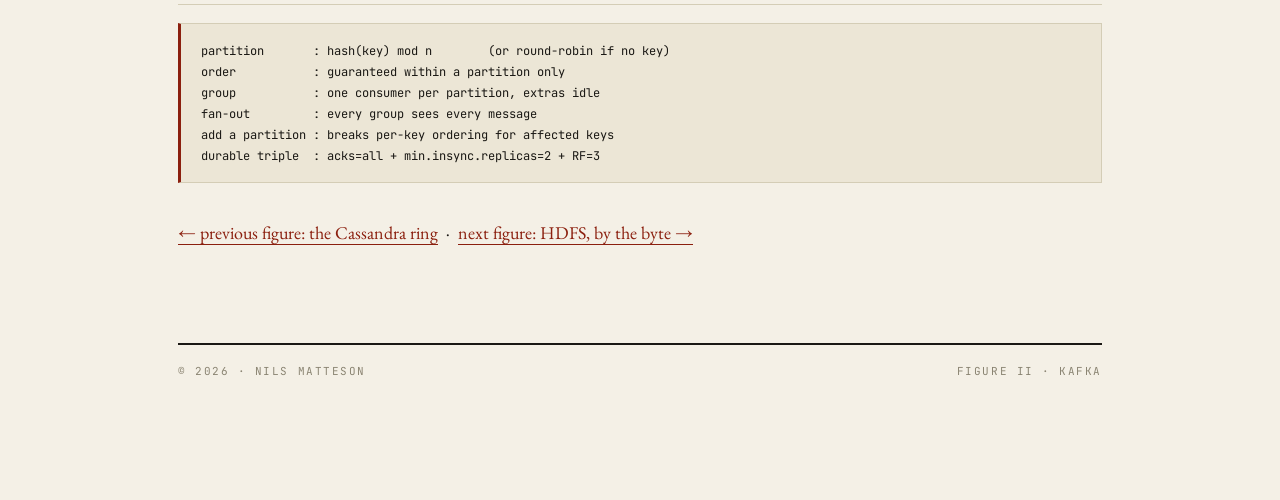
<file: kafka.html>
<!doctype html>
<html lang="en">
<head>
  <meta charset="utf-8" />
  <meta name="viewport" content="width=device-width, initial-scale=1" />
  <title>A Kafka topic, partitioned — CS 544 Visualizations</title>
  <link rel="stylesheet" href="styles/main.css" />
</head>
<body>
  <main class="page page--wide">

    <header class="masthead">
      <div>
        <div class="masthead__meta">UW–Madison · CS 544 · spring 2026</div>
        <div class="masthead__title"><a href="./index.html">Visualizing Distributed Data Systems</a></div>
      </div>
      <nav class="masthead__nav">
        <a href="./cassandra.html">Cassandra</a>
        <a href="./kafka.html" class="is-current">Kafka</a>
        <a href="./hdfs.html">HDFS</a>
        <a href="./hbase.html">HBase</a>
      </nav>
    </header>

    <div class="eyebrow">Figure II · Partitions, keys, and consumer groups</div>
    <h1 class="title">A Kafka topic, <em>partitioned</em>.</h1>
    <p class="lede">
      Kafka does not promise ordering across a topic — it promises
      ordering inside a partition. Everything else about how Kafka
      scales follows from that one decision.
    </p>

    <aside class="callout">
      <span class="callout__label">Why this matters</span>
      <h3 class="callout__title">The bus that carries every modern data pipeline</h3>
      <div class="callout__body">
        <p>
          <strong>LinkedIn</strong> built Kafka in 2010 because their
          activity-feed ingest had outgrown every traditional message
          queue. Today Kafka is the de-facto central nervous system
          for most of the internet:
        </p>
        <ul class="callout__list">
          <li><strong>Uber</strong> — every ride request, GPS ping, and surge price decision flows through Kafka</li>
          <li><strong>Netflix</strong> — billions of events per day from every device watching</li>
          <li><strong>The New York Times</strong> — every article, every edit, every day, archived back to 1851</li>
          <li><strong>Pinterest</strong> — pin events drive the ML ranking pipelines downstream</li>
        </ul>
        <p style="margin-top:12px;">
          <strong>The pattern:</strong> a durable log that decouples
          producers from consumers, lets many independent
          applications consume the same stream, and lets you replay
          the past without coordinating with the writers.
        </p>
      </div>
    </aside>

    <p>
      A topic is split into <strong>partitions</strong>. A producer
      sends a message; if the message has a key, Kafka picks the
      partition by hashing the key
      (<span class="mono">hash(key) mod n</span>); if it has no key,
      Kafka round-robins. The producer cannot pick a partition
      cleverly — only the key controls placement.
    </p>

    <p>
      Each <strong>consumer group</strong> reads the topic
      independently. Inside a group, each partition is assigned to
      <em>exactly one</em> consumer at a time. Add more groups and
      every group sees every message; add more consumers within a
      group and you spread the work — up to the number of partitions,
      after which the extras sit idle.
    </p>

    <p>
      Type a key below, send some messages, and watch where they
      land. Toggle the keyed switch off to see round-robin. Add a
      second consumer group and watch fan-out. Add another consumer
      to <em>group α</em> and watch the partitions get reassigned.
    </p>

    <figure class="figure">
      <div class="figure__head">
        <span class="figure__label">Figure II.1</span>
        <span class="figure__title">A topic with four partitions and two consumer groups</span>
      </div>
      <div class="figure__body" id="kafka-stage">
        <svg id="kafka-svg" viewBox="0 0 920 500" role="img" aria-label="Kafka topic with partitions and consumer groups">
          <!-- producer -->
          <g id="producer-g">
            <rect x="20" y="220" width="120" height="60" class="fill-paper stroke-ink" stroke-width="1.5" />
            <text x="80" y="246" text-anchor="middle" class="label-lg">producer</text>
            <text x="80" y="266" text-anchor="middle" class="label-sm">.send(key, value)</text>
          </g>

          <!-- arrow producer → topic -->
          <line x1="140" y1="250" x2="240" y2="250" class="stroke-ink" stroke-width="1.2" marker-end="url(#arrow-ink)" />

          <!-- topic frame -->
          <g>
            <rect x="245" y="80" width="380" height="380" class="fill-paper stroke-ink" stroke-width="1.5" stroke-dasharray="3 4" />
            <text x="435" y="68" text-anchor="middle" class="label-lg">topic <tspan font-style="normal" font-family="JetBrains Mono, monospace" font-size="13">orders</tspan></text>
          </g>

          <!-- partitions container (filled in by JS) -->
          <g id="partitions-g"></g>

          <!-- consumer groups (filled in by JS) -->
          <g id="groups-g"></g>

          <!-- arrow markers -->
          <defs>
            <marker id="arrow-ink" viewBox="0 0 10 10" refX="9" refY="5" markerWidth="6" markerHeight="6" orient="auto-start-reverse">
              <path d="M 0 0 L 10 5 L 0 10 z" fill="#1a1814" />
            </marker>
            <marker id="arrow-ox" viewBox="0 0 10 10" refX="9" refY="5" markerWidth="6" markerHeight="6" orient="auto-start-reverse">
              <path d="M 0 0 L 10 5 L 0 10 z" fill="#8b1f0e" />
            </marker>
          </defs>

          <!-- floating message animations (filled in by JS) -->
          <g id="msg-flight"></g>
        </svg>
      </div>

      <div class="controls">
        <div class="control">
          <span class="control__label">Message key</span>
          <input type="text" id="msg-key" value="user-42" maxlength="20"
                 style="font-family: var(--mono); font-size: 13px; border: 1px solid var(--ink); background: var(--paper); padding: 6px 8px; border-radius: 0;" />
        </div>
        <div class="control">
          <span class="control__label">Use key?</span>
          <label style="display:flex; gap:8px; align-items:center;">
            <input type="checkbox" id="use-key" checked />
            <span class="control__value" id="use-key-val">keyed</span>
          </label>
        </div>
        <div class="control">
          <span class="control__label">Partitions</span>
          <input type="range" id="num-parts" min="2" max="6" value="4" />
          <span class="control__value"><span id="num-parts-val">4</span></span>
        </div>
        <div class="control">
          <span class="control__label">Group α consumers</span>
          <input type="range" id="alpha-c" min="1" max="6" value="2" />
          <span class="control__value"><span id="alpha-c-val">2</span></span>
        </div>
        <div class="control">
          <span class="control__label">Group β consumers</span>
          <input type="range" id="beta-c" min="0" max="6" value="1" />
          <span class="control__value"><span id="beta-c-val">1</span></span>
        </div>
        <div class="control">
          <span class="control__label">Action</span>
          <div style="display:flex; gap:8px; flex-wrap:wrap;">
            <button class="btn btn--accent" id="btn-send">Send →</button>
            <button class="btn" id="btn-burst">Send 5 random keys</button>
          </div>
        </div>
      </div>

      <figcaption class="figure__caption">
        <b>Read this:</b> the producer flings each message into
        whichever partition the key hashes to. Inside a consumer
        group, each partition pipes to exactly one consumer; idle
        consumers (more consumers than partitions) sit empty.
        Different groups consume the same messages independently.
      </figcaption>
    </figure>

    <div class="readout">
      <div class="readout__cell">
        <span class="k">Last key</span>
        <span class="v" id="rk-key">—</span>
      </div>
      <div class="readout__cell">
        <span class="k">Hash mod n</span>
        <span class="v" id="rk-hash">—</span>
      </div>
      <div class="readout__cell">
        <span class="k">Landed in partition</span>
        <span class="v" id="rk-part">—</span>
      </div>
      <div class="readout__cell">
        <span class="k">Total messages</span>
        <span class="v" id="rk-count">0</span>
      </div>
    </div>

    <h2><span class="num">§ II.1</span>What just happened</h2>

    <h3>Same key always lands in the same partition</h3>
    <p>
      Type the same key twice and watch — the message lands in the
      same partition both times. That is the foundation of Kafka’s
      ordering guarantee: within a single partition, messages are
      strictly ordered. So all messages with the same key are
      guaranteed to be delivered in order. Across partitions there is
      no ordering at all.
    </p>

    <h3>No key means round-robin</h3>
    <p>
      Turn off the <em>keyed</em> toggle and the producer
      round-robins messages across partitions. This maximises load
      balancing but throws ordering away — you cannot say which
      message arrived first if they ended up in different partitions.
    </p>

    <h3>One consumer per partition, per group</h3>
    <p>
      Move the <em>group α consumers</em> slider. With fewer
      consumers than partitions, some consumers are assigned multiple
      partitions; with more, the extras are idle. The maximum useful
      parallelism in a group is the number of partitions.
    </p>

    <h3>Adding a group is fan-out, not load balancing</h3>
    <p>
      Group β does not steal messages from group α. Both groups see
      every message in the topic. This is how Kafka acts as a
      durable bus: many independent applications consume the same
      stream.
    </p>

    <h3>Adding partitions later breaks per-key order</h3>
    <p>
      Increase the partition count after sending some messages. New
      messages with the same key may now hash to a different
      partition than before — the per-key ordering guarantee was
      tied to the partition assignment, and the assignment changed.
      This is why production Kafka topics rarely add partitions.
    </p>

    <hr class="hr-double" />

    <h2><span class="num">§ II.2</span>The rules to remember</h2>
    <pre><code>partition       : hash(key) mod n        (or round-robin if no key)
order           : guaranteed within a partition only
group           : one consumer per partition, extras idle
fan-out         : every group sees every message
add a partition : breaks per-key ordering for affected keys
durable triple  : acks=all + min.insync.replicas=2 + RF=3</code></pre>

    <p style="margin-top: 36px;">
      <a class="intext" href="./cassandra.html">← previous figure: the Cassandra ring</a>
      &nbsp;·&nbsp;
      <a class="intext" href="./hdfs.html">next figure: HDFS, by the byte →</a>
    </p>

    <footer class="colophon">
      <span>© 2026 · Nils Matteson</span>
      <span>Figure II · Kafka</span>
    </footer>

  </main>

  <script src="scripts/kafka-partitions.js"></script>
</body>
</html>
</file>
<file: styles/main.css>
/* ==========================================================================
   CS544 Visualizations — design system
   "Lab notebook" — paper, ink, oxblood. Hard rules. Serif body.
   ========================================================================== */

@import url('https://fonts.googleapis.com/css2?family=EB+Garamond:ital,wght@0,400;0,500;0,600;0,700;1,400;1,500&family=JetBrains+Mono:wght@400;500;600&display=swap');

:root {
  /* palette */
  --paper:        #f4f0e6;
  --paper-deep:   #ece6d6;
  --paper-line:   #d4cdb6;
  --ink:          #1a1814;
  --ink-soft:     #4a4538;
  --ink-mute:     #8a8472;
  --oxblood:      #8b1f0e;
  --oxblood-deep: #5e1408;
  --moss:         #4a6b3a;
  --ochre:        #b8860b;
  --steel:        #46566a;

  /* type */
  --serif: 'EB Garamond', 'Iowan Old Style', 'Apple Garamond', Georgia, serif;
  --mono:  'JetBrains Mono', 'IBM Plex Mono', ui-monospace, Menlo, monospace;

  /* scale */
  --col: 720px;
  --gut: 24px;
}

/* ==== reset ============================================================ */

*, *::before, *::after { box-sizing: border-box; }
html, body, h1, h2, h3, h4, h5, h6, p, ul, ol, li, figure, figcaption, pre, code, table, td, th { margin: 0; padding: 0; }
button { font: inherit; color: inherit; background: none; border: 0; padding: 0; cursor: pointer; }
a { color: inherit; }

/* ==== page ============================================================ */

html {
  font-size: 18px;
  background: var(--paper);
  color: var(--ink);
  -webkit-font-smoothing: antialiased;
}

body {
  font-family: var(--serif);
  font-feature-settings: "kern" 1, "liga" 1, "onum" 1;
  line-height: 1.55;
  background:
    repeating-linear-gradient(
      to bottom,
      transparent 0,
      transparent 31px,
      var(--paper-line) 31px,
      var(--paper-line) 32px
    ),
    var(--paper);
  background-attachment: fixed;
  min-height: 100vh;
}

/* subtle paper grain */
body::before {
  content: "";
  position: fixed;
  inset: 0;
  pointer-events: none;
  background-image:
    radial-gradient(circle at 20% 30%, rgba(139, 31, 14, 0.015) 0, transparent 40%),
    radial-gradient(circle at 80% 70%, rgba(74, 107, 58, 0.015) 0, transparent 40%);
  z-index: 0;
}

/* ==== layout ========================================================== */

.page {
  position: relative;
  z-index: 1;
  max-width: var(--col);
  margin: 0 auto;
  padding: 64px 28px 120px;
}

.page--wide {
  max-width: 980px;
}

/* ==== top masthead =================================================== */

.masthead {
  display: flex;
  align-items: baseline;
  justify-content: space-between;
  gap: 24px;
  border-bottom: 2px solid var(--ink);
  padding-bottom: 14px;
  margin-bottom: 36px;
}

.masthead__title {
  font-family: var(--serif);
  font-style: italic;
  font-weight: 500;
  font-size: 28px;
  letter-spacing: -0.01em;
}

.masthead__title a { text-decoration: none; }

.masthead__meta {
  font-family: var(--mono);
  font-size: 11px;
  text-transform: uppercase;
  letter-spacing: 0.18em;
  color: var(--ink-mute);
}

.masthead__nav {
  display: flex;
  gap: 22px;
  font-family: var(--mono);
  font-size: 12px;
  text-transform: uppercase;
  letter-spacing: 0.16em;
}

.masthead__nav a {
  text-decoration: none;
  border-bottom: 1px solid transparent;
  padding-bottom: 2px;
  transition: border-color 120ms;
}

.masthead__nav a:hover,
.masthead__nav a.is-current {
  border-bottom-color: var(--oxblood);
  color: var(--oxblood);
}

/* ==== headings ======================================================= */

.eyebrow {
  font-family: var(--mono);
  font-size: 11px;
  text-transform: uppercase;
  letter-spacing: 0.22em;
  color: var(--oxblood);
  margin-bottom: 14px;
}

h1.title {
  font-family: var(--serif);
  font-weight: 500;
  font-size: 56px;
  line-height: 1.05;
  letter-spacing: -0.015em;
  margin-bottom: 14px;
}

h1.title em {
  color: var(--oxblood);
  font-style: italic;
}

.lede {
  font-family: var(--serif);
  font-style: italic;
  font-size: 22px;
  line-height: 1.45;
  color: var(--ink-soft);
  max-width: 30em;
  margin-bottom: 56px;
}

h2 {
  font-family: var(--serif);
  font-weight: 600;
  font-size: 30px;
  letter-spacing: -0.005em;
  margin: 64px 0 18px;
  border-bottom: 1px solid var(--paper-line);
  padding-bottom: 8px;
}

h2 .num {
  font-family: var(--mono);
  font-weight: 500;
  font-size: 14px;
  color: var(--ink-mute);
  margin-right: 10px;
  vertical-align: 4px;
}

h3 {
  font-family: var(--serif);
  font-weight: 600;
  font-size: 22px;
  margin: 36px 0 10px;
}

p { margin-bottom: 16px; max-width: 36em; }
p + p { text-indent: 0; }

p strong { font-weight: 600; }
p em { font-style: italic; }

a.intext {
  color: var(--oxblood);
  text-decoration: none;
  border-bottom: 1px solid var(--oxblood);
}

/* ==== code ============================================================ */

code, kbd, .mono {
  font-family: var(--mono);
  font-size: 0.86em;
}

code {
  background: var(--paper-deep);
  padding: 1px 6px;
  border: 1px solid var(--paper-line);
}

pre {
  font-family: var(--mono);
  font-size: 14px;
  background: var(--paper-deep);
  border: 1px solid var(--paper-line);
  border-left: 3px solid var(--oxblood);
  padding: 16px 20px;
  overflow-x: auto;
  margin: 18px 0;
  line-height: 1.5;
}

pre code {
  background: transparent;
  border: 0;
  padding: 0;
}

/* ==== figure ========================================================== */

.figure {
  margin: 36px 0 24px;
  border: 1px solid var(--paper-line);
  background: var(--paper);
}

.figure__head {
  display: flex;
  align-items: baseline;
  justify-content: space-between;
  padding: 10px 16px;
  border-bottom: 1px solid var(--paper-line);
  background: var(--paper-deep);
}

.figure__label {
  font-family: var(--mono);
  font-size: 11px;
  text-transform: uppercase;
  letter-spacing: 0.18em;
  color: var(--oxblood);
}

.figure__title {
  font-family: var(--serif);
  font-style: italic;
  font-size: 14px;
  color: var(--ink-soft);
}

.figure__body {
  padding: 24px;
}

.figure__caption {
  font-family: var(--serif);
  font-style: italic;
  font-size: 14px;
  line-height: 1.5;
  color: var(--ink-soft);
  padding: 12px 16px;
  border-top: 1px solid var(--paper-line);
  background: var(--paper-deep);
}

.figure__caption b { font-style: normal; color: var(--ink); }

/* ==== controls panel ================================================== */

.controls {
  display: grid;
  grid-template-columns: repeat(auto-fit, minmax(180px, 1fr));
  gap: 16px 24px;
  padding: 16px 20px;
  border: 1px solid var(--paper-line);
  border-top: 0;
  background: var(--paper);
  font-family: var(--mono);
  font-size: 12px;
}

.control { display: flex; flex-direction: column; gap: 4px; }

.control__label {
  text-transform: uppercase;
  letter-spacing: 0.14em;
  color: var(--ink-mute);
  font-size: 10px;
}

.control__value {
  color: var(--ink);
  font-weight: 600;
  font-size: 14px;
  font-variant-numeric: tabular-nums;
}

input[type="range"] {
  -webkit-appearance: none;
  appearance: none;
  width: 100%;
  height: 2px;
  background: var(--ink);
  outline: none;
  margin: 8px 0 4px;
}

input[type="range"]::-webkit-slider-thumb {
  -webkit-appearance: none;
  appearance: none;
  width: 14px;
  height: 14px;
  background: var(--oxblood);
  border: 2px solid var(--paper);
  cursor: pointer;
  border-radius: 0;
}

input[type="range"]::-moz-range-thumb {
  width: 14px;
  height: 14px;
  background: var(--oxblood);
  border: 2px solid var(--paper);
  cursor: pointer;
  border-radius: 0;
}

button.btn {
  font-family: var(--mono);
  font-size: 11px;
  text-transform: uppercase;
  letter-spacing: 0.16em;
  border: 1px solid var(--ink);
  background: var(--paper);
  padding: 7px 14px;
  cursor: pointer;
  transition: background 80ms, color 80ms;
}

button.btn:hover {
  background: var(--ink);
  color: var(--paper);
}

button.btn--accent {
  border-color: var(--oxblood);
  color: var(--oxblood);
}

button.btn--accent:hover {
  background: var(--oxblood);
  color: var(--paper);
}

select {
  font-family: var(--mono);
  font-size: 12px;
  border: 1px solid var(--ink);
  background: var(--paper);
  padding: 5px 8px;
  border-radius: 0;
}

/* ==== readout strip =================================================== */

.readout {
  display: grid;
  grid-template-columns: repeat(auto-fit, minmax(140px, 1fr));
  border: 1px solid var(--ink);
  margin: 20px 0;
}

.readout__cell {
  padding: 12px 16px;
  border-right: 1px solid var(--paper-line);
  font-family: var(--mono);
}

.readout__cell:last-child { border-right: 0; }

.readout__cell .k {
  display: block;
  font-size: 10px;
  text-transform: uppercase;
  letter-spacing: 0.16em;
  color: var(--ink-mute);
  margin-bottom: 4px;
}

.readout__cell .v {
  font-size: 22px;
  font-weight: 500;
  font-variant-numeric: tabular-nums;
  color: var(--ink);
}

.readout__cell .v--ok    { color: var(--moss); }
.readout__cell .v--warn  { color: var(--ochre); }
.readout__cell .v--bad   { color: var(--oxblood); }

/* ==== callout (why this matters) ====================================== */

.callout {
  background: var(--paper-deep);
  border-left: 3px solid var(--oxblood);
  padding: 18px 24px 20px;
  margin: 28px 0 40px;
}

.callout__label {
  display: block;
  font-family: var(--mono);
  font-size: 10px;
  text-transform: uppercase;
  letter-spacing: 0.20em;
  color: var(--oxblood);
  margin-bottom: 10px;
}

.callout__title {
  font-family: var(--serif);
  font-style: italic;
  font-weight: 500;
  font-size: 19px;
  line-height: 1.35;
  margin-bottom: 12px;
  color: var(--ink);
  border: 0;
  padding: 0;
}

.callout__body {
  font-family: var(--serif);
  font-size: 15px;
  line-height: 1.55;
  color: var(--ink-soft);
}

.callout__body p { margin-bottom: 10px; max-width: none; }
.callout__body p:last-child { margin-bottom: 0; }
.callout__body strong { color: var(--ink); font-weight: 600; }

.callout__list {
  list-style: none;
  margin: 0;
  padding: 0;
  display: grid;
  grid-template-columns: repeat(auto-fit, minmax(200px, 1fr));
  gap: 12px 24px;
  margin-top: 8px;
}
.callout__list li {
  font-family: var(--serif);
  font-size: 14px;
  line-height: 1.4;
  color: var(--ink-soft);
  padding-left: 14px;
  position: relative;
}
.callout__list li::before {
  content: '·';
  position: absolute;
  left: 0;
  color: var(--oxblood);
  font-weight: 700;
}
.callout__list li strong { color: var(--ink); font-family: var(--mono); font-size: 12px; text-transform: uppercase; letter-spacing: 0.08em; display: block; margin-bottom: 2px; }

/* ==== topic cards (landing) =========================================== */

.cards {
  display: grid;
  grid-template-columns: repeat(auto-fit, minmax(280px, 1fr));
  gap: 1px;
  background: var(--ink);
  border: 1px solid var(--ink);
  margin: 36px 0 56px;
}

.card {
  background: var(--paper);
  padding: 24px 22px 26px;
  text-decoration: none;
  color: inherit;
  display: flex;
  flex-direction: column;
  gap: 10px;
  transition: background 120ms;
}

.card:hover { background: var(--paper-deep); }

.card__num {
  font-family: var(--mono);
  font-size: 11px;
  letter-spacing: 0.18em;
  color: var(--oxblood);
}

.card__title {
  font-family: var(--serif);
  font-size: 24px;
  font-weight: 500;
  line-height: 1.15;
}

.card__desc {
  font-family: var(--serif);
  font-style: italic;
  font-size: 14px;
  color: var(--ink-soft);
  line-height: 1.45;
}

.card__cta {
  font-family: var(--mono);
  font-size: 11px;
  text-transform: uppercase;
  letter-spacing: 0.16em;
  color: var(--oxblood);
  margin-top: 6px;
}

/* ==== footer ========================================================== */

.colophon {
  margin-top: 96px;
  padding-top: 18px;
  border-top: 2px solid var(--ink);
  font-family: var(--mono);
  font-size: 11px;
  text-transform: uppercase;
  letter-spacing: 0.14em;
  color: var(--ink-mute);
  display: flex;
  justify-content: space-between;
  flex-wrap: wrap;
  gap: 12px;
}

/* ==== utility ========================================================= */

.hr-double {
  border: 0;
  border-top: 1px solid var(--ink);
  border-bottom: 1px solid var(--ink);
  height: 4px;
  margin: 32px 0;
}

.hr-thin {
  border: 0;
  border-top: 1px solid var(--paper-line);
  margin: 24px 0;
}

.tag {
  display: inline-block;
  font-family: var(--mono);
  font-size: 10px;
  text-transform: uppercase;
  letter-spacing: 0.16em;
  border: 1px solid var(--ink-mute);
  padding: 2px 8px;
  color: var(--ink-soft);
}

.tag--accent { border-color: var(--oxblood); color: var(--oxblood); }

/* ==== SVG common ====================================================== */

svg .stroke-ink   { stroke: var(--ink); }
svg .stroke-ox    { stroke: var(--oxblood); }
svg .stroke-mute  { stroke: var(--ink-mute); }
svg .stroke-moss  { stroke: var(--moss); }
svg .fill-paper   { fill: var(--paper); }
svg .fill-ink     { fill: var(--ink); }
svg .fill-ox      { fill: var(--oxblood); }
svg .fill-mute    { fill: var(--ink-mute); }
svg .fill-moss    { fill: var(--moss); }
svg .fill-ochre   { fill: var(--ochre); }
svg text {
  font-family: var(--mono);
  font-size: 11px;
  fill: var(--ink);
  user-select: none;
}
svg .label-sm { font-size: 9px; fill: var(--ink-mute); letter-spacing: 0.06em; }
svg .label-lg { font-family: var(--serif); font-style: italic; font-size: 14px; fill: var(--ink); }

/* ==== animations ====================================================== */

@keyframes pulse-ox {
  0%   { opacity: 0.0; }
  40%  { opacity: 1.0; }
  100% { opacity: 0.0; }
}

@keyframes flow {
  from { stroke-dashoffset: 0; }
  to   { stroke-dashoffset: -24; }
}

.flowline {
  stroke-dasharray: 8 4;
  animation: flow 1.2s linear infinite;
}

.is-active { stroke: var(--oxblood) !important; }
.is-active-fill { fill: var(--oxblood) !important; }

/* ==== responsive ====================================================== */

@media (max-width: 720px) {
  html { font-size: 16px; }
  h1.title { font-size: 38px; }
  .lede    { font-size: 19px; }
  h2       { font-size: 24px; }
  .page    { padding: 36px 18px 80px; }
  .masthead { flex-wrap: wrap; }
  .masthead__nav { width: 100%; padding-top: 8px; }
}
</file>
